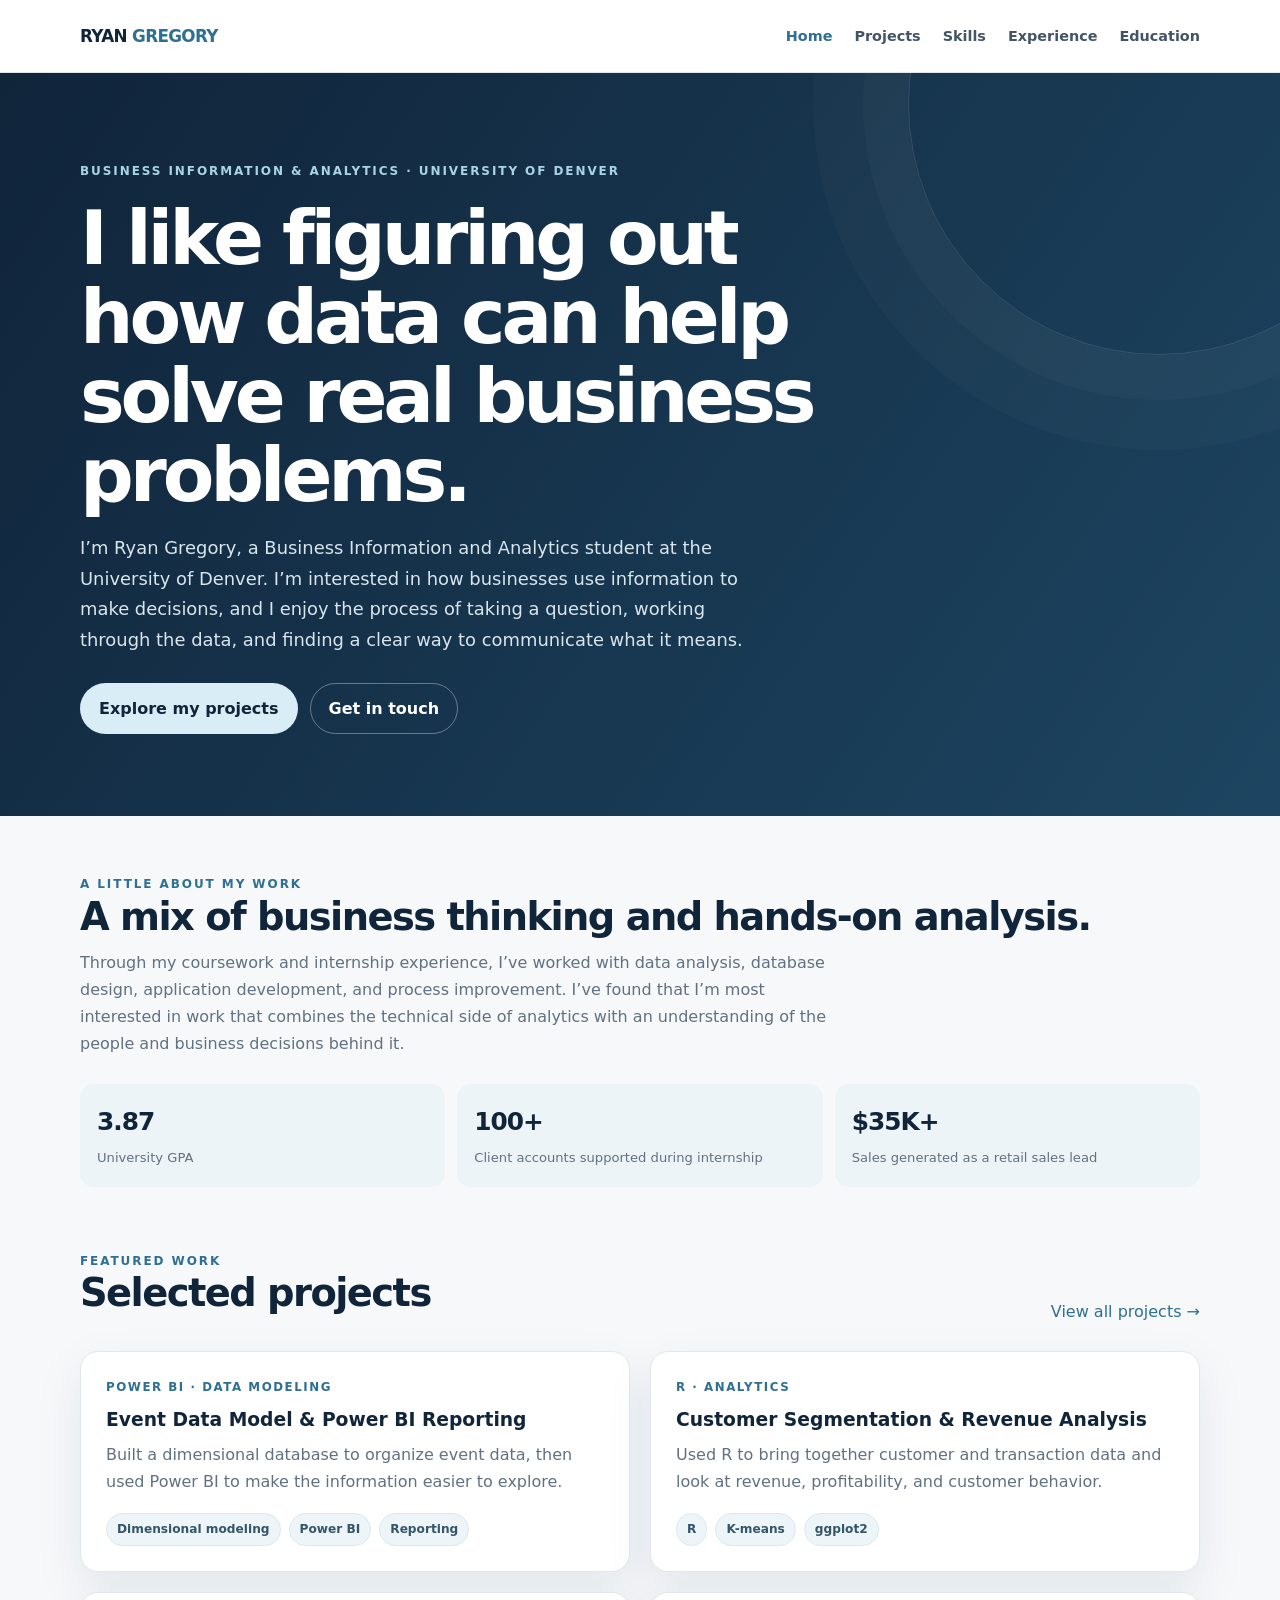
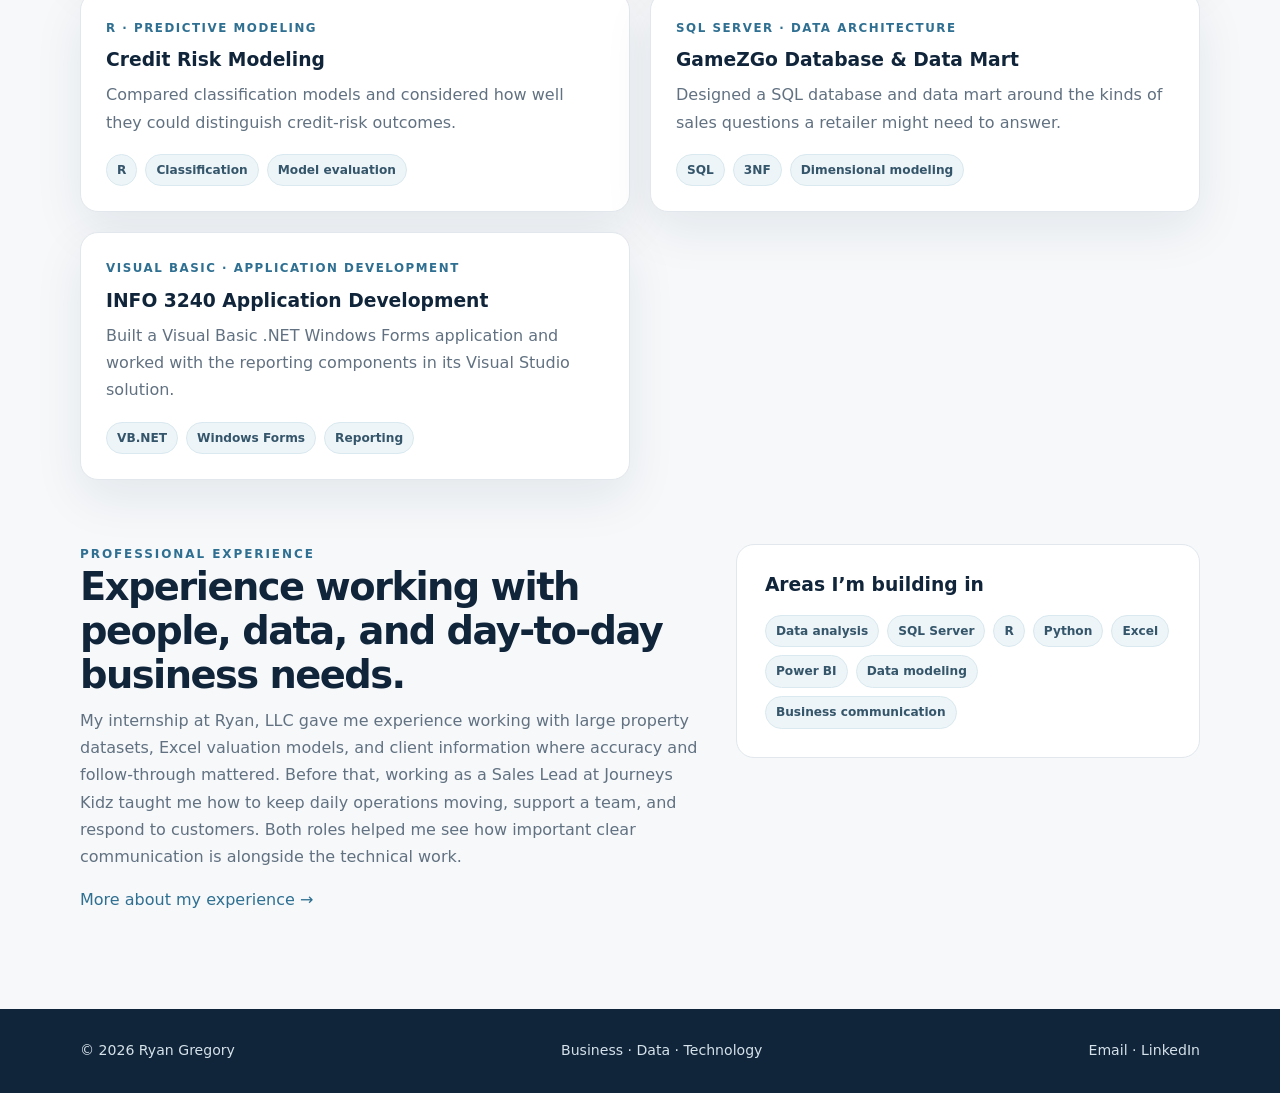
<file: index.html>
<!doctype html>
<html lang="en">
  <head>
    <!-- Page metadata and stylesheet -->
    <meta charset="utf-8">
    <meta name="viewport" content="width=device-width, initial-scale=1">
    <meta name="description" content="Ryan Gregory's business information and analytics portfolio.">
    <title>Home | Ryan Gregory</title>
    <link rel="stylesheet" href="css/style.css">
  </head>
  <body>
    <!-- Site navigation -->
    <header>
      <div class="wrap nav">
        <a class="brand" href="index.html">RYAN <span>GREGORY</span></a>
        <nav><a class="active" href="index.html">Home</a><a class="" href="projects.html">Projects</a><a class="" href="skills.html">Skills</a><a class="" href="experience.html">Experience</a><a class="" href="education.html">Education</a></nav>
      </div>
    </header>
    <!-- Page introduction -->
    <section class="hero">
      <div class="wrap">
        <div class="eyebrow">Business Information &amp; Analytics · University of Denver</div>
        <h1>I like figuring out how data can help solve real business problems.</h1>
        <p>I’m Ryan Gregory, a Business Information and Analytics student at the University of Denver. I’m interested in how businesses use information to make decisions, and I enjoy the process of taking a question, working through the data, and finding a clear way to communicate what it means.</p>
        <div class="actions"><a class="btn primary" href="projects.html">Explore my projects</a><a class="btn ghost" href="mailto:ryanrgregory123@gmail.com">Get in touch</a></div>
      </div>
    </section>
    <!-- Main page content -->
    <main>
      <div class="wrap">
        <div class="section-head">
          <div>
            <div class="eyebrow" style="color:#2f6f91">A little about my work</div>
            <h2>A mix of business thinking and hands-on analysis.</h2>
            <p class="lead">Through my coursework and internship experience, I’ve worked with data analysis, database design, application development, and process improvement. I’ve found that I’m most interested in work that combines the technical side of analytics with an understanding of the people and business decisions behind it.</p>
          </div>
        </div>
        <div class="statrow">
          <div class="stat"><strong>3.87</strong><span>University GPA</span></div>
          <div class="stat"><strong>100+</strong><span>Client accounts supported during internship</span></div>
          <div class="stat"><strong>$35K+</strong><span>Sales generated as a retail sales lead</span></div>
        </div>
        <section style="margin-top:64px">
          <div class="section-head">
            <div>
              <div class="eyebrow" style="color:#2f6f91">Featured work</div>
              <h2>Selected projects</h2>
            </div>
            <a href="projects.html">View all projects →</a>
          </div>
          <div class="grid">
<a class="card card-link" href="projects/dupb-event-analytics.html">
            <div class="kicker">Power BI · Data modeling</div>
            <h3>Event Data Model &amp; Power BI Reporting</h3>
            <p>Built a dimensional database to organize event data, then used Power BI to make the information easier to explore.</p>
            <div class="tags"><span class="tag">Dimensional modeling</span><span class="tag">Power BI</span><span class="tag">Reporting</span></div>
          </a>
<a class="card card-link" href="projects/customer-segmentation.html">
            <div class="kicker">R · Analytics</div>
            <h3>Customer Segmentation &amp; Revenue Analysis</h3>
            <p>Used R to bring together customer and transaction data and look at revenue, profitability, and customer behavior.</p>
            <div class="tags"><span class="tag">R</span><span class="tag">K-means</span><span class="tag">ggplot2</span></div>
          </a>
<a class="card card-link" href="projects/credit-risk.html">
            <div class="kicker">R · Predictive modeling</div>
            <h3>Credit Risk Modeling</h3>
            <p>Compared classification models and considered how well they could distinguish credit-risk outcomes.</p>
            <div class="tags"><span class="tag">R</span><span class="tag">Classification</span><span class="tag">Model evaluation</span></div>
          </a>
<a class="card card-link" href="projects/gamezgo.html">
            <div class="kicker">SQL Server · Data architecture</div>
            <h3>GameZGo Database &amp; Data Mart</h3>
            <p>Designed a SQL database and data mart around the kinds of sales questions a retailer might need to answer.</p>
            <div class="tags"><span class="tag">SQL</span><span class="tag">3NF</span><span class="tag">Dimensional modeling</span></div>
          </a>
<a class="card card-link" href="projects/info3240.html">
            <div class="kicker">Visual Basic · Application development</div>
            <h3>INFO 3240 Application Development</h3>
            <p>Built a Visual Basic .NET Windows Forms application and worked with the reporting components in its Visual Studio solution.</p>
            <div class="tags"><span class="tag">VB.NET</span><span class="tag">Windows Forms</span><span class="tag">Reporting</span></div>
          </a>
</div>
        </section>
        <section style="margin-top:64px" class="split">
          <div>
            <div class="eyebrow" style="color:#2f6f91">Professional experience</div>
            <h2>Experience working with people, data, and day-to-day business needs.</h2>
            <p class="lead">My internship at Ryan, LLC gave me experience working with large property datasets, Excel valuation models, and client information where accuracy and follow-through mattered. Before that, working as a Sales Lead at Journeys Kidz taught me how to keep daily operations moving, support a team, and respond to customers. Both roles helped me see how important clear communication is alongside the technical work.</p>
            <p><a href="experience.html">More about my experience →</a></p>
          </div>
          <div class="panel">
            <h3>Areas I’m building in</h3>
            <div class="tags"><span class="tag">Data analysis</span><span class="tag">SQL Server</span><span class="tag">R</span><span class="tag">Python</span><span class="tag">Excel</span><span class="tag">Power BI</span><span class="tag">Data modeling</span><span class="tag">Business communication</span></div>
          </div>
        </section>
      </div>
    </main>
    <!-- Contact links and footer -->
    <footer>
      <div class="wrap foot"><span>© 2026 Ryan Gregory</span><span>Business · Data · Technology</span><span><a href="mailto:ryanrgregory123@gmail.com">Email</a> · <a href="https://www.linkedin.com/in/ryanrgregory" target="_blank" rel="noopener">LinkedIn</a></span></div>
    </footer>
  </body>
</html>
</file>
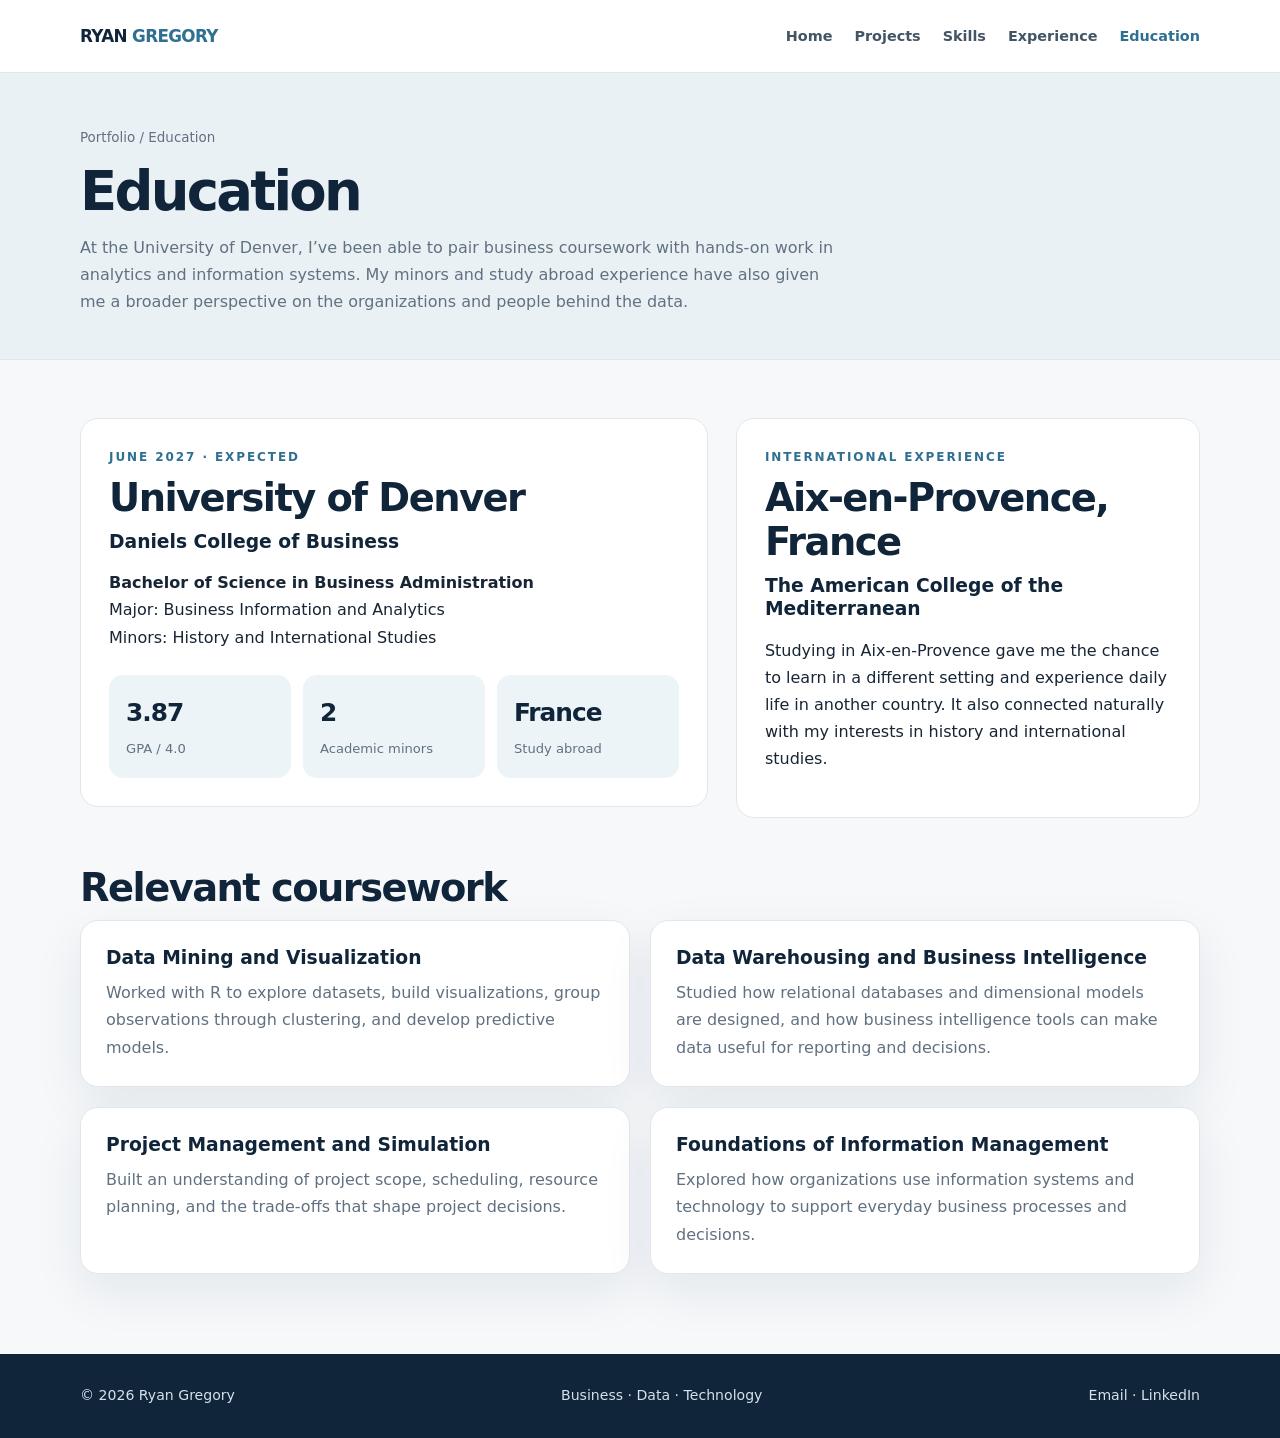
<file: education.html>
<!doctype html>
<html lang="en">
  <head>
    <!-- Page metadata and stylesheet -->
    <meta charset="utf-8">
    <meta name="viewport" content="width=device-width, initial-scale=1">
    <meta name="description" content="Ryan Gregory's business information and analytics portfolio.">
    <title>Education | Ryan Gregory</title>
    <link rel="stylesheet" href="css/style.css">
  </head>
  <body>
    <!-- Site navigation -->
    <header>
      <div class="wrap nav">
        <a class="brand" href="index.html">RYAN <span>GREGORY</span></a>
        <nav><a class="" href="index.html">Home</a><a class="" href="projects.html">Projects</a><a class="" href="skills.html">Skills</a><a class="" href="experience.html">Experience</a><a class="active" href="education.html">Education</a></nav>
      </div>
    </header>
    <!-- Page introduction -->
    <section class="page-hero">
      <div class="wrap">
        <div class="breadcrumb">Portfolio / Education</div>
        <h1>Education</h1>
        <p class="lead">At the University of Denver, I’ve been able to pair business coursework with hands-on work in analytics and information systems. My minors and study abroad experience have also given me a broader perspective on the organizations and people behind the data.</p>
      </div>
    </section>
    <!-- Main page content -->
    <main>
      <div class="wrap split">
        <div class="panel">
          <div class="eyebrow" style="color:#2f6f91">June 2027 · Expected</div>
          <h2 style="margin-top:8px">University of Denver</h2>
          <h3>Daniels College of Business</h3>
          <p><strong>Bachelor of Science in Business Administration</strong><br>Major: Business Information and Analytics<br>Minors: History and International Studies</p>
          <div class="statrow">
            <div class="stat"><strong>3.87</strong><span>GPA / 4.0</span></div>
            <div class="stat"><strong>2</strong><span>Academic minors</span></div>
            <div class="stat"><strong>France</strong><span>Study abroad</span></div>
          </div>
        </div>
        <div class="panel">
          <div class="eyebrow" style="color:#2f6f91">International experience</div>
          <h2 style="margin-top:8px">Aix-en-Provence, France</h2>
          <h3>The American College of the Mediterranean</h3>
          <p>Studying in Aix-en-Provence gave me the chance to learn in a different setting and experience daily life in another country. It also connected naturally with my interests in history and international studies.</p>
        </div>
      </div>
      <div class="wrap" style="margin-top:48px">
        <h2>Relevant coursework</h2>
        <div class="grid">
          <div class="card">
            <h3>Data Mining and Visualization</h3>
            <p>Worked with R to explore datasets, build visualizations, group observations through clustering, and develop predictive models.</p>
          </div>
          <div class="card">
            <h3>Data Warehousing and Business Intelligence</h3>
            <p>Studied how relational databases and dimensional models are designed, and how business intelligence tools can make data useful for reporting and decisions.</p>
          </div>
          <div class="card">
            <h3>Project Management and Simulation</h3>
            <p>Built an understanding of project scope, scheduling, resource planning, and the trade-offs that shape project decisions.</p>
          </div>
          <div class="card">
            <h3>Foundations of Information Management</h3>
            <p>Explored how organizations use information systems and technology to support everyday business processes and decisions.</p>
          </div>
        </div>
      </div>
    </main>
    <!-- Contact links and footer -->
    <footer>
      <div class="wrap foot"><span>© 2026 Ryan Gregory</span><span>Business · Data · Technology</span><span><a href="mailto:ryanrgregory123@gmail.com">Email</a> · <a href="https://www.linkedin.com/in/ryanrgregory" target="_blank" rel="noopener">LinkedIn</a></span></div>
    </footer>
  </body>
</html>
</file>
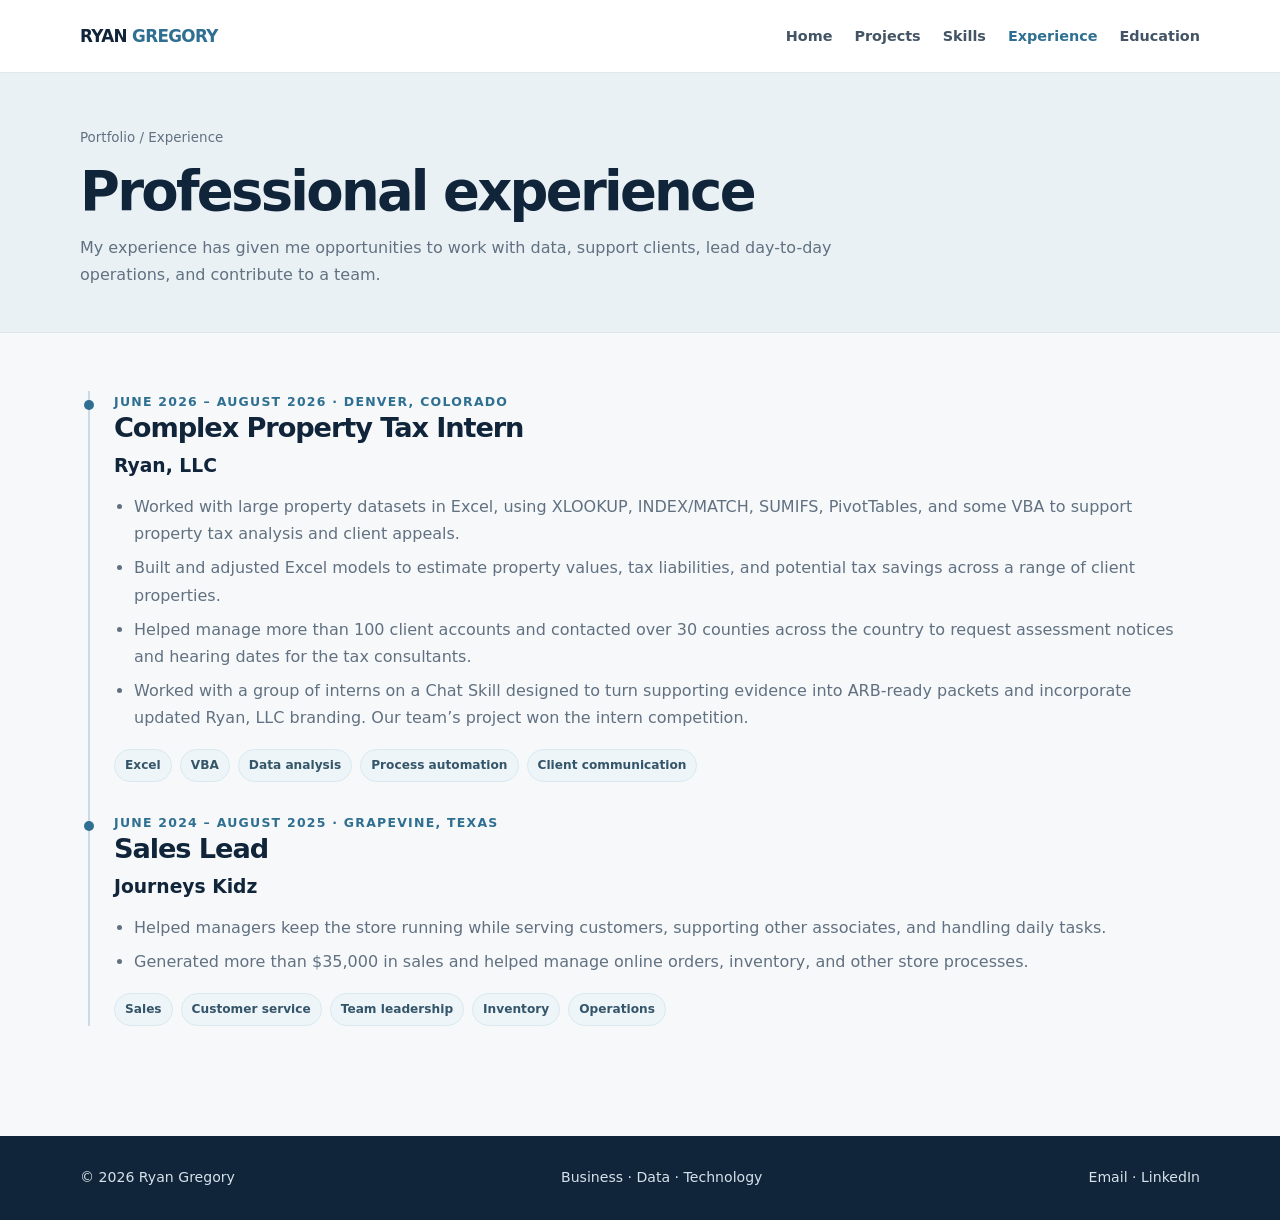
<file: experience.html>
<!doctype html>
<html lang="en">
  <head>
    <!-- Page metadata and stylesheet -->
    <meta charset="utf-8">
    <meta name="viewport" content="width=device-width, initial-scale=1">
    <meta name="description" content="Ryan Gregory's business information and analytics portfolio.">
    <title>Experience | Ryan Gregory</title>
    <link rel="stylesheet" href="css/style.css">
  </head>
  <body>
    <!-- Site navigation -->
    <header>
      <div class="wrap nav">
        <a class="brand" href="index.html">RYAN <span>GREGORY</span></a>
        <nav><a class="" href="index.html">Home</a><a class="" href="projects.html">Projects</a><a class="" href="skills.html">Skills</a><a class="active" href="experience.html">Experience</a><a class="" href="education.html">Education</a></nav>
      </div>
    </header>
    <!-- Page introduction -->
    <section class="page-hero">
      <div class="wrap">
        <div class="breadcrumb">Portfolio / Experience</div>
        <h1>Professional experience</h1>
        <p class="lead">My experience has given me opportunities to work with data, support clients, lead day-to-day operations, and contribute to a team.</p>
      </div>
    </section>
    <!-- Main page content -->
    <main>
      <div class="wrap">
        <div class="timeline">
          <div class="timeline-item">
            <div class="date">June 2026 – August 2026 · Denver, Colorado</div>
            <h2 style="font-size:1.7rem">Complex Property Tax Intern</h2>
            <h3>Ryan, LLC</h3>
            <ul class="clean">
              <li>Worked with large property datasets in Excel, using XLOOKUP, INDEX/MATCH, SUMIFS, PivotTables, and some VBA to support property tax analysis and client appeals.</li>
              <li>Built and adjusted Excel models to estimate property values, tax liabilities, and potential tax savings across a range of client properties.</li>
              <li>Helped manage more than 100 client accounts and contacted over 30 counties across the country to request assessment notices and hearing dates for the tax consultants.</li>
              <li>Worked with a group of interns on a Chat Skill designed to turn supporting evidence into ARB-ready packets and incorporate updated Ryan, LLC branding. Our team’s project won the intern competition.</li>
            </ul>
            <div class="tags"><span class="tag">Excel</span><span class="tag">VBA</span><span class="tag">Data analysis</span><span class="tag">Process automation</span><span class="tag">Client communication</span></div>
          </div>
          <div class="timeline-item">
            <div class="date">June 2024 – August 2025 · Grapevine, Texas</div>
            <h2 style="font-size:1.7rem">Sales Lead</h2>
            <h3>Journeys Kidz</h3>
            <ul class="clean">
              <li>Helped managers keep the store running while serving customers, supporting other associates, and handling daily tasks.</li>
              <li>Generated more than $35,000 in sales and helped manage online orders, inventory, and other store processes.</li>
            </ul>
            <div class="tags"><span class="tag">Sales</span><span class="tag">Customer service</span><span class="tag">Team leadership</span><span class="tag">Inventory</span><span class="tag">Operations</span></div>
          </div>
        </div>
      </div>
    </main>
    <!-- Contact links and footer -->
    <footer>
      <div class="wrap foot"><span>© 2026 Ryan Gregory</span><span>Business · Data · Technology</span><span><a href="mailto:ryanrgregory123@gmail.com">Email</a> · <a href="https://www.linkedin.com/in/ryanrgregory" target="_blank" rel="noopener">LinkedIn</a></span></div>
    </footer>
  </body>
</html>
</file>
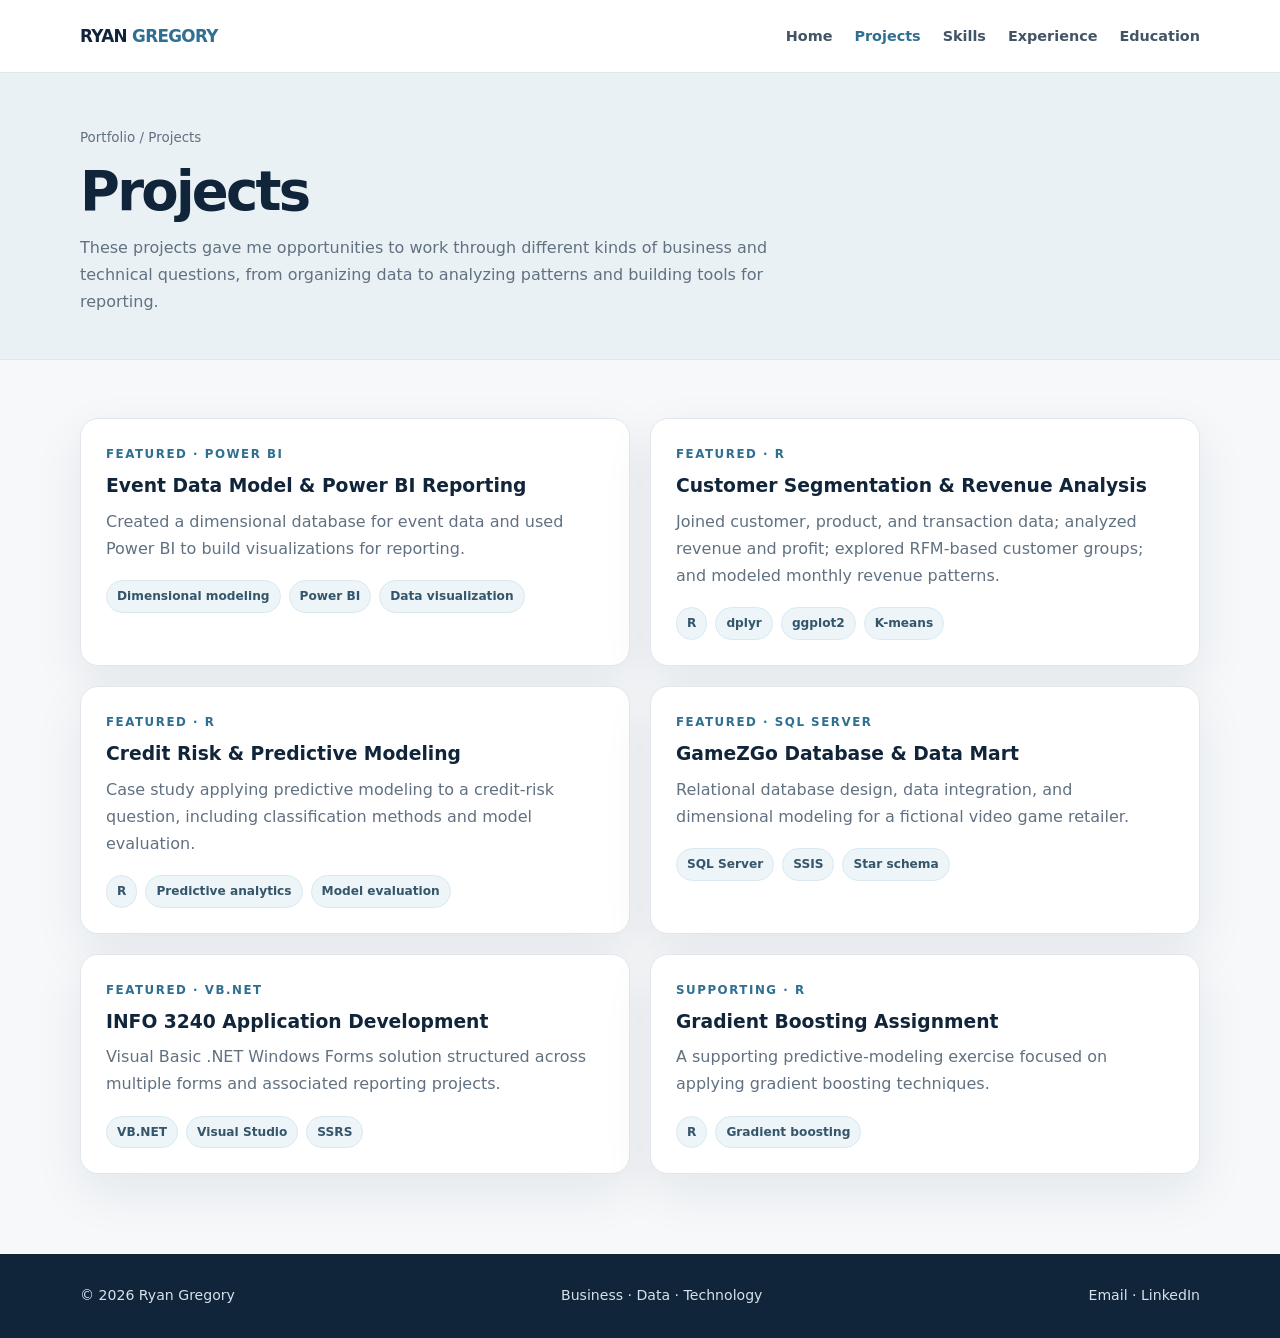
<file: projects.html>
<!doctype html>
<html lang="en">
  <head>
    <!-- Page metadata and stylesheet -->
    <meta charset="utf-8">
    <meta name="viewport" content="width=device-width, initial-scale=1">
    <meta name="description" content="Ryan Gregory's business information and analytics portfolio.">
    <title>Projects | Ryan Gregory</title>
    <link rel="stylesheet" href="css/style.css">
  </head>
  <body>
    <!-- Site navigation -->
    <header>
      <div class="wrap nav">
        <a class="brand" href="index.html">RYAN <span>GREGORY</span></a>
        <nav><a class="" href="index.html">Home</a><a class="active" href="projects.html">Projects</a><a class="" href="skills.html">Skills</a><a class="" href="experience.html">Experience</a><a class="" href="education.html">Education</a></nav>
      </div>
    </header>
    <!-- Page introduction -->
    <section class="page-hero">
      <div class="wrap">
        <div class="breadcrumb">Portfolio / Projects</div>
        <h1>Projects</h1>
        <p class="lead">These projects gave me opportunities to work through different kinds of business and technical questions, from organizing data to analyzing patterns and building tools for reporting.</p>
      </div>
    </section>
    <!-- Main page content -->
    <main>
      <div class="wrap">
        <div class="grid">
<a class="card card-link" href="projects/dupb-event-analytics.html">
          <div class="kicker">Featured · Power BI</div>
          <h3>Event Data Model &amp; Power BI Reporting</h3>
          <p>Created a dimensional database for event data and used Power BI to build visualizations for reporting.</p>
          <div class="tags"><span class="tag">Dimensional modeling</span><span class="tag">Power BI</span><span class="tag">Data visualization</span></div>
        </a>
<a class="card card-link" href="projects/customer-segmentation.html">
          <div class="kicker">Featured · R</div>
          <h3>Customer Segmentation &amp; Revenue Analysis</h3>
          <p>Joined customer, product, and transaction data; analyzed revenue and profit; explored RFM-based customer groups; and modeled monthly revenue patterns.</p>
          <div class="tags"><span class="tag">R</span><span class="tag">dplyr</span><span class="tag">ggplot2</span><span class="tag">K-means</span></div>
        </a>
<a class="card card-link" href="projects/credit-risk.html">
          <div class="kicker">Featured · R</div>
          <h3>Credit Risk &amp; Predictive Modeling</h3>
          <p>Case study applying predictive modeling to a credit-risk question, including classification methods and model evaluation.</p>
          <div class="tags"><span class="tag">R</span><span class="tag">Predictive analytics</span><span class="tag">Model evaluation</span></div>
        </a>
<a class="card card-link" href="projects/gamezgo.html">
          <div class="kicker">Featured · SQL Server</div>
          <h3>GameZGo Database &amp; Data Mart</h3>
          <p>Relational database design, data integration, and dimensional modeling for a fictional video game retailer.</p>
          <div class="tags"><span class="tag">SQL Server</span><span class="tag">SSIS</span><span class="tag">Star schema</span></div>
        </a>
<a class="card card-link" href="projects/info3240.html">
          <div class="kicker">Featured · VB.NET</div>
          <h3>INFO 3240 Application Development</h3>
          <p>Visual Basic .NET Windows Forms solution structured across multiple forms and associated reporting projects.</p>
          <div class="tags"><span class="tag">VB.NET</span><span class="tag">Visual Studio</span><span class="tag">SSRS</span></div>
        </a>
<a class="card card-link" href="projects/gradient-boosting.html">
          <div class="kicker">Supporting · R</div>
          <h3>Gradient Boosting Assignment</h3>
          <p>A supporting predictive-modeling exercise focused on applying gradient boosting techniques.</p>
          <div class="tags"><span class="tag">R</span><span class="tag">Gradient boosting</span></div>
        </a>
</div>
      </div>
    </main>
    <!-- Contact links and footer -->
    <footer>
      <div class="wrap foot"><span>© 2026 Ryan Gregory</span><span>Business · Data · Technology</span><span><a href="mailto:ryanrgregory123@gmail.com">Email</a> · <a href="https://www.linkedin.com/in/ryanrgregory" target="_blank" rel="noopener">LinkedIn</a></span></div>
    </footer>
  </body>
</html>
</file>
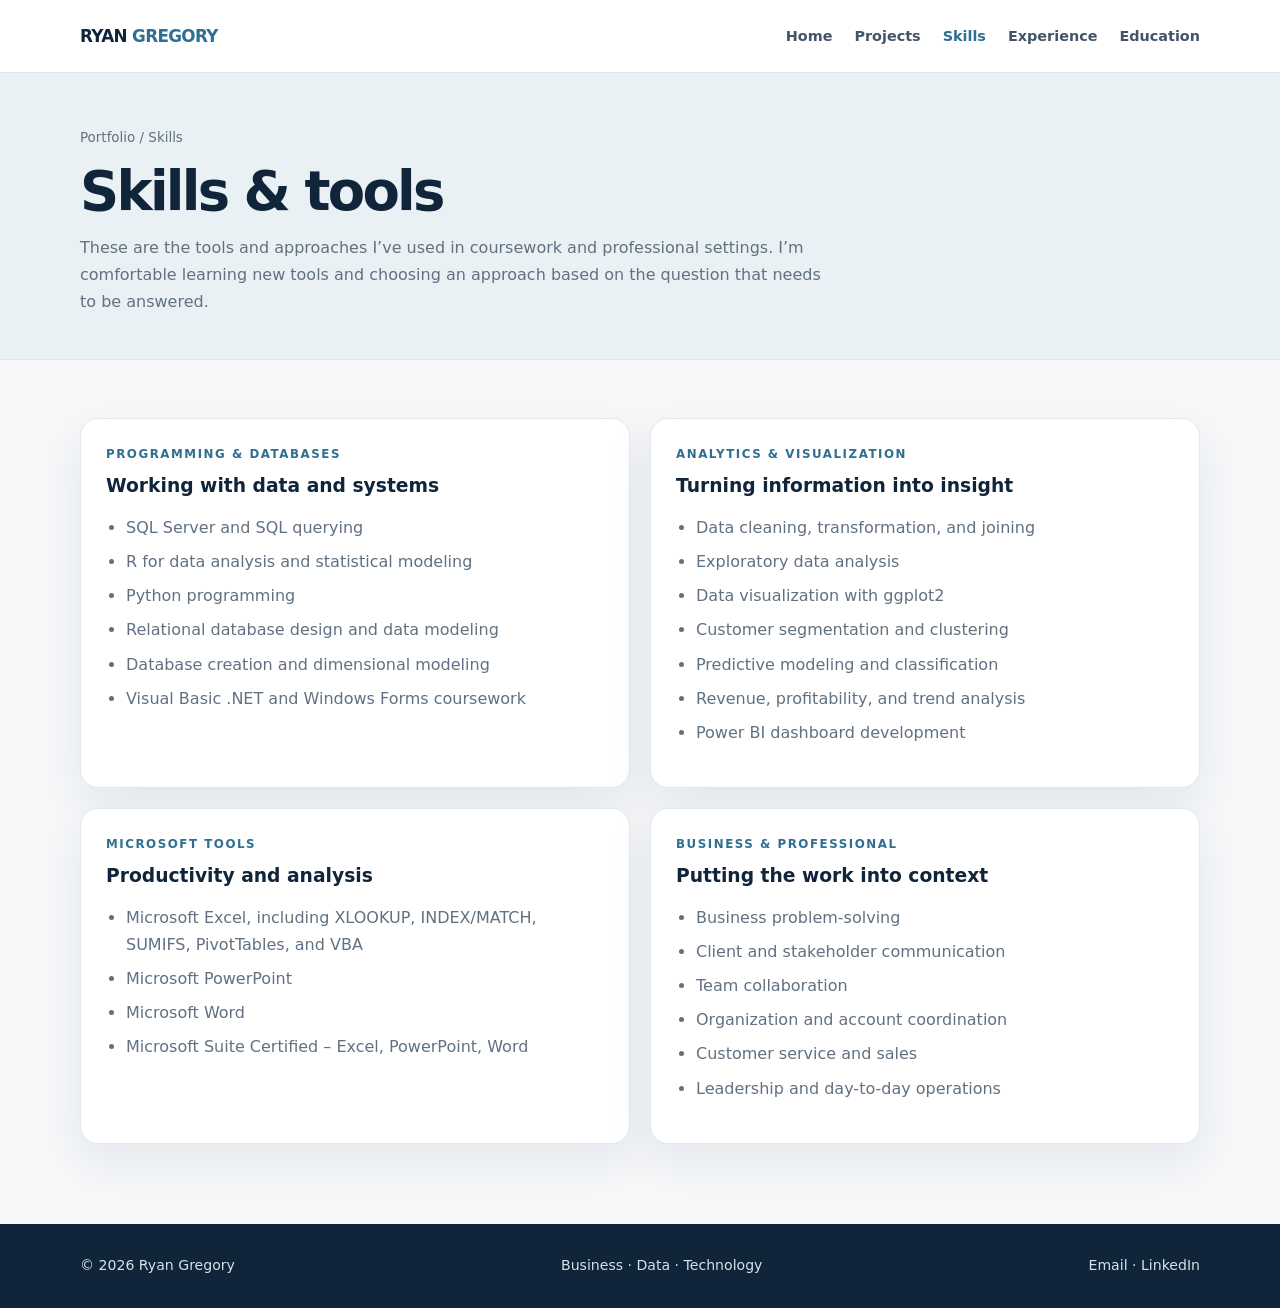
<file: skills.html>
<!doctype html>
<html lang="en">
  <head>
    <!-- Page metadata and stylesheet -->
    <meta charset="utf-8">
    <meta name="viewport" content="width=device-width, initial-scale=1">
    <meta name="description" content="Ryan Gregory's business information and analytics portfolio.">
    <title>Skills | Ryan Gregory</title>
    <link rel="stylesheet" href="css/style.css">
  </head>
  <body>
    <!-- Site navigation -->
    <header>
      <div class="wrap nav">
        <a class="brand" href="index.html">RYAN <span>GREGORY</span></a>
        <nav><a class="" href="index.html">Home</a><a class="" href="projects.html">Projects</a><a class="active" href="skills.html">Skills</a><a class="" href="experience.html">Experience</a><a class="" href="education.html">Education</a></nav>
      </div>
    </header>
    <!-- Page introduction -->
    <section class="page-hero">
      <div class="wrap">
        <div class="breadcrumb">Portfolio / Skills</div>
        <h1>Skills &amp; tools</h1>
        <p class="lead">These are the tools and approaches I’ve used in coursework and professional settings. I’m comfortable learning new tools and choosing an approach based on the question that needs to be answered.</p>
      </div>
    </section>
    <!-- Main page content -->
    <main>
      <div class="wrap grid">
        <div class="card">
          <div class="kicker">Programming &amp; databases</div>
          <h3>Working with data and systems</h3>
          <ul class="clean">
            <li>SQL Server and SQL querying</li>
            <li>R for data analysis and statistical modeling</li>
            <li>Python programming</li>
            <li>Relational database design and data modeling</li>
            <li>Database creation and dimensional modeling</li>
            <li>Visual Basic .NET and Windows Forms coursework</li>
          </ul>
        </div>
        <div class="card">
          <div class="kicker">Analytics &amp; visualization</div>
          <h3>Turning information into insight</h3>
          <ul class="clean">
            <li>Data cleaning, transformation, and joining</li>
            <li>Exploratory data analysis</li>
            <li>Data visualization with ggplot2</li>
            <li>Customer segmentation and clustering</li>
            <li>Predictive modeling and classification</li>
            <li>Revenue, profitability, and trend analysis</li>
            <li>Power BI dashboard development</li>
          </ul>
        </div>
        <div class="card">
          <div class="kicker">Microsoft tools</div>
          <h3>Productivity and analysis</h3>
          <ul class="clean">
            <li>Microsoft Excel, including XLOOKUP, INDEX/MATCH, SUMIFS, PivotTables, and VBA</li>
            <li>Microsoft PowerPoint</li>
            <li>Microsoft Word</li>
            <li>Microsoft Suite Certified – Excel, PowerPoint, Word</li>
          </ul>
        </div>
        <div class="card">
          <div class="kicker">Business &amp; professional</div>
          <h3>Putting the work into context</h3>
          <ul class="clean">
            <li>Business problem-solving</li>
            <li>Client and stakeholder communication</li>
            <li>Team collaboration</li>
            <li>Organization and account coordination</li>
            <li>Customer service and sales</li>
            <li>Leadership and day-to-day operations</li>
          </ul>
        </div>
      </div>
    </main>
    <!-- Contact links and footer -->
    <footer>
      <div class="wrap foot"><span>© 2026 Ryan Gregory</span><span>Business · Data · Technology</span><span><a href="mailto:ryanrgregory123@gmail.com">Email</a> · <a href="https://www.linkedin.com/in/ryanrgregory" target="_blank" rel="noopener">LinkedIn</a></span></div>
    </footer>
  </body>
</html>
</file>
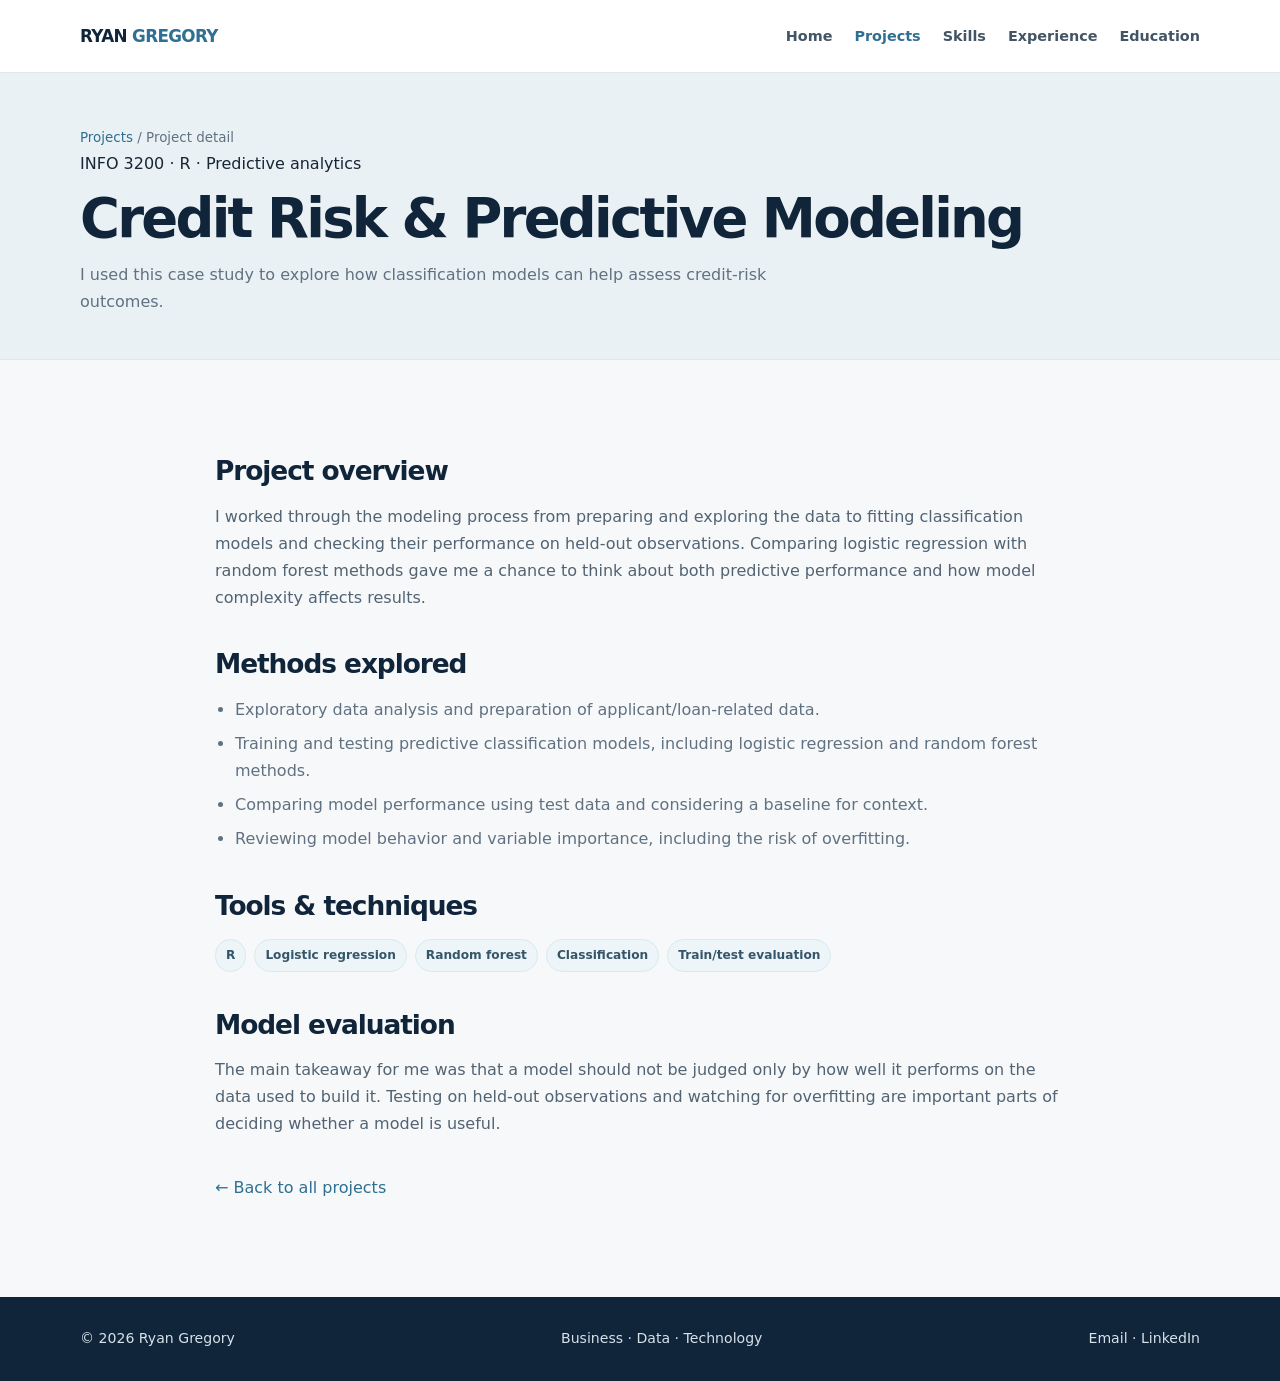
<file: projects/credit-risk.html>
<!doctype html>
<html lang="en">
  <head>
    <!-- Page metadata and stylesheet -->
    <meta charset="utf-8">
    <meta name="viewport" content="width=device-width, initial-scale=1">
    <meta name="description" content="Ryan Gregory's business information and analytics portfolio.">
    <title>Project | Ryan Gregory</title>
    <link rel="stylesheet" href="../css/style.css">
  </head>
  <body>
    <!-- Site navigation -->
    <header>
      <div class="wrap nav">
        <a class="brand" href="../index.html">RYAN <span>GREGORY</span></a>
        <nav><a class="" href="../index.html">Home</a><a class="active" href="../projects.html">Projects</a><a class="" href="../skills.html">Skills</a><a class="" href="../experience.html">Experience</a><a class="" href="../education.html">Education</a></nav>
      </div>
    </header>
    <!-- Page introduction -->
    <section class="page-hero">
      <div class="wrap">
        <div class="breadcrumb"><a href="../projects.html">Projects</a> / Project detail</div>
        <div class="kicker">INFO 3200 · R · Predictive analytics</div>
        <h1>Credit Risk &amp; Predictive Modeling</h1>
        <p class="lead">I used this case study to explore how classification models can help assess credit-risk outcomes.</p>
      </div>
    </section>
    <!-- Main page content -->
    <main>
      <div class="wrap content">
        <h2>Project overview</h2>
        <p>I worked through the modeling process from preparing and exploring the data to fitting classification models and checking their performance on held-out observations. Comparing logistic regression with random forest methods gave me a chance to think about both predictive performance and how model complexity affects results.</p>
        <h2>Methods explored</h2>
        <ul class="clean">
          <li>Exploratory data analysis and preparation of applicant/loan-related data.</li>
          <li>Training and testing predictive classification models, including logistic regression and random forest methods.</li>
          <li>Comparing model performance using test data and considering a baseline for context.</li>
          <li>Reviewing model behavior and variable importance, including the risk of overfitting.</li>
        </ul>
        <h2>Tools &amp; techniques</h2>
        <div class="tags"><span class="tag">R</span><span class="tag">Logistic regression</span><span class="tag">Random forest</span><span class="tag">Classification</span><span class="tag">Train/test evaluation</span></div>
        <h2>Model evaluation</h2>
        <p>The main takeaway for me was that a model should not be judged only by how well it performs on the data used to build it. Testing on held-out observations and watching for overfitting are important parts of deciding whether a model is useful.</p>
        <p style="margin-top:36px"><a href="../projects.html">← Back to all projects</a></p>
      </div>
    </main>
    <!-- Contact links and footer -->
    <footer>
      <div class="wrap foot"><span>© 2026 Ryan Gregory</span><span>Business · Data · Technology</span><span><a href="mailto:ryanrgregory123@gmail.com">Email</a> · <a href="https://www.linkedin.com/in/ryanrgregory" target="_blank" rel="noopener">LinkedIn</a></span></div>
    </footer>
  </body>
</html>
</file>
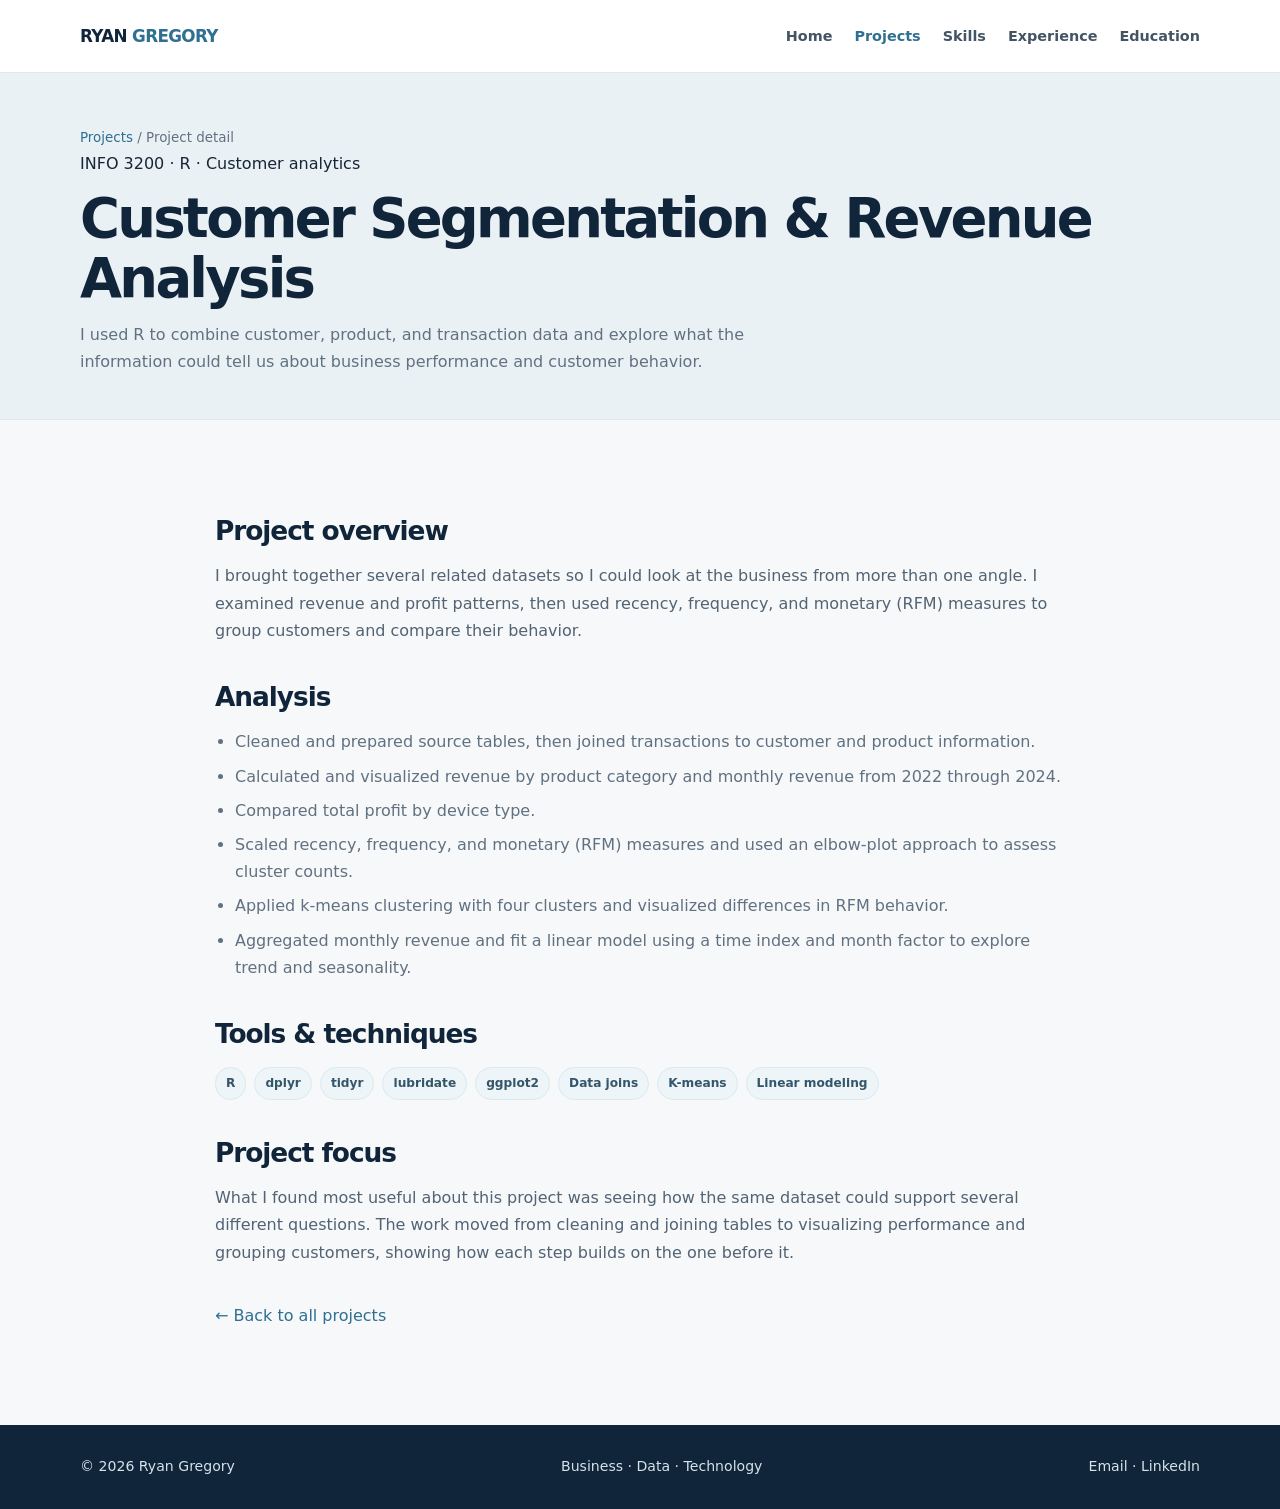
<file: projects/customer-segmentation.html>
<!doctype html>
<html lang="en">
  <head>
    <!-- Page metadata and stylesheet -->
    <meta charset="utf-8">
    <meta name="viewport" content="width=device-width, initial-scale=1">
    <meta name="description" content="Ryan Gregory's business information and analytics portfolio.">
    <title>Project | Ryan Gregory</title>
    <link rel="stylesheet" href="../css/style.css">
  </head>
  <body>
    <!-- Site navigation -->
    <header>
      <div class="wrap nav">
        <a class="brand" href="../index.html">RYAN <span>GREGORY</span></a>
        <nav><a class="" href="../index.html">Home</a><a class="active" href="../projects.html">Projects</a><a class="" href="../skills.html">Skills</a><a class="" href="../experience.html">Experience</a><a class="" href="../education.html">Education</a></nav>
      </div>
    </header>
    <!-- Page introduction -->
    <section class="page-hero">
      <div class="wrap">
        <div class="breadcrumb"><a href="../projects.html">Projects</a> / Project detail</div>
        <div class="kicker">INFO 3200 · R · Customer analytics</div>
        <h1>Customer Segmentation &amp; Revenue Analysis</h1>
        <p class="lead">I used R to combine customer, product, and transaction data and explore what the information could tell us about business performance and customer behavior.</p>
      </div>
    </section>
    <!-- Main page content -->
    <main>
      <div class="wrap content">
        <h2>Project overview</h2>
        <p>I brought together several related datasets so I could look at the business from more than one angle. I examined revenue and profit patterns, then used recency, frequency, and monetary (RFM) measures to group customers and compare their behavior.</p>
        <h2>Analysis</h2>
        <ul class="clean">
          <li>Cleaned and prepared source tables, then joined transactions to customer and product information.</li>
          <li>Calculated and visualized revenue by product category and monthly revenue from 2022 through 2024.</li>
          <li>Compared total profit by device type.</li>
          <li>Scaled recency, frequency, and monetary (RFM) measures and used an elbow-plot approach to assess cluster counts.</li>
          <li>Applied k-means clustering with four clusters and visualized differences in RFM behavior.</li>
          <li>Aggregated monthly revenue and fit a linear model using a time index and month factor to explore trend and seasonality.</li>
        </ul>
        <h2>Tools &amp; techniques</h2>
        <div class="tags"><span class="tag">R</span><span class="tag">dplyr</span><span class="tag">tidyr</span><span class="tag">lubridate</span><span class="tag">ggplot2</span><span class="tag">Data joins</span><span class="tag">K-means</span><span class="tag">Linear modeling</span></div>
        <h2>Project focus</h2>
        <p>What I found most useful about this project was seeing how the same dataset could support several different questions. The work moved from cleaning and joining tables to visualizing performance and grouping customers, showing how each step builds on the one before it.</p>
        <p style="margin-top:36px"><a href="../projects.html">← Back to all projects</a></p>
      </div>
    </main>
    <!-- Contact links and footer -->
    <footer>
      <div class="wrap foot"><span>© 2026 Ryan Gregory</span><span>Business · Data · Technology</span><span><a href="mailto:ryanrgregory123@gmail.com">Email</a> · <a href="https://www.linkedin.com/in/ryanrgregory" target="_blank" rel="noopener">LinkedIn</a></span></div>
    </footer>
  </body>
</html>
</file>
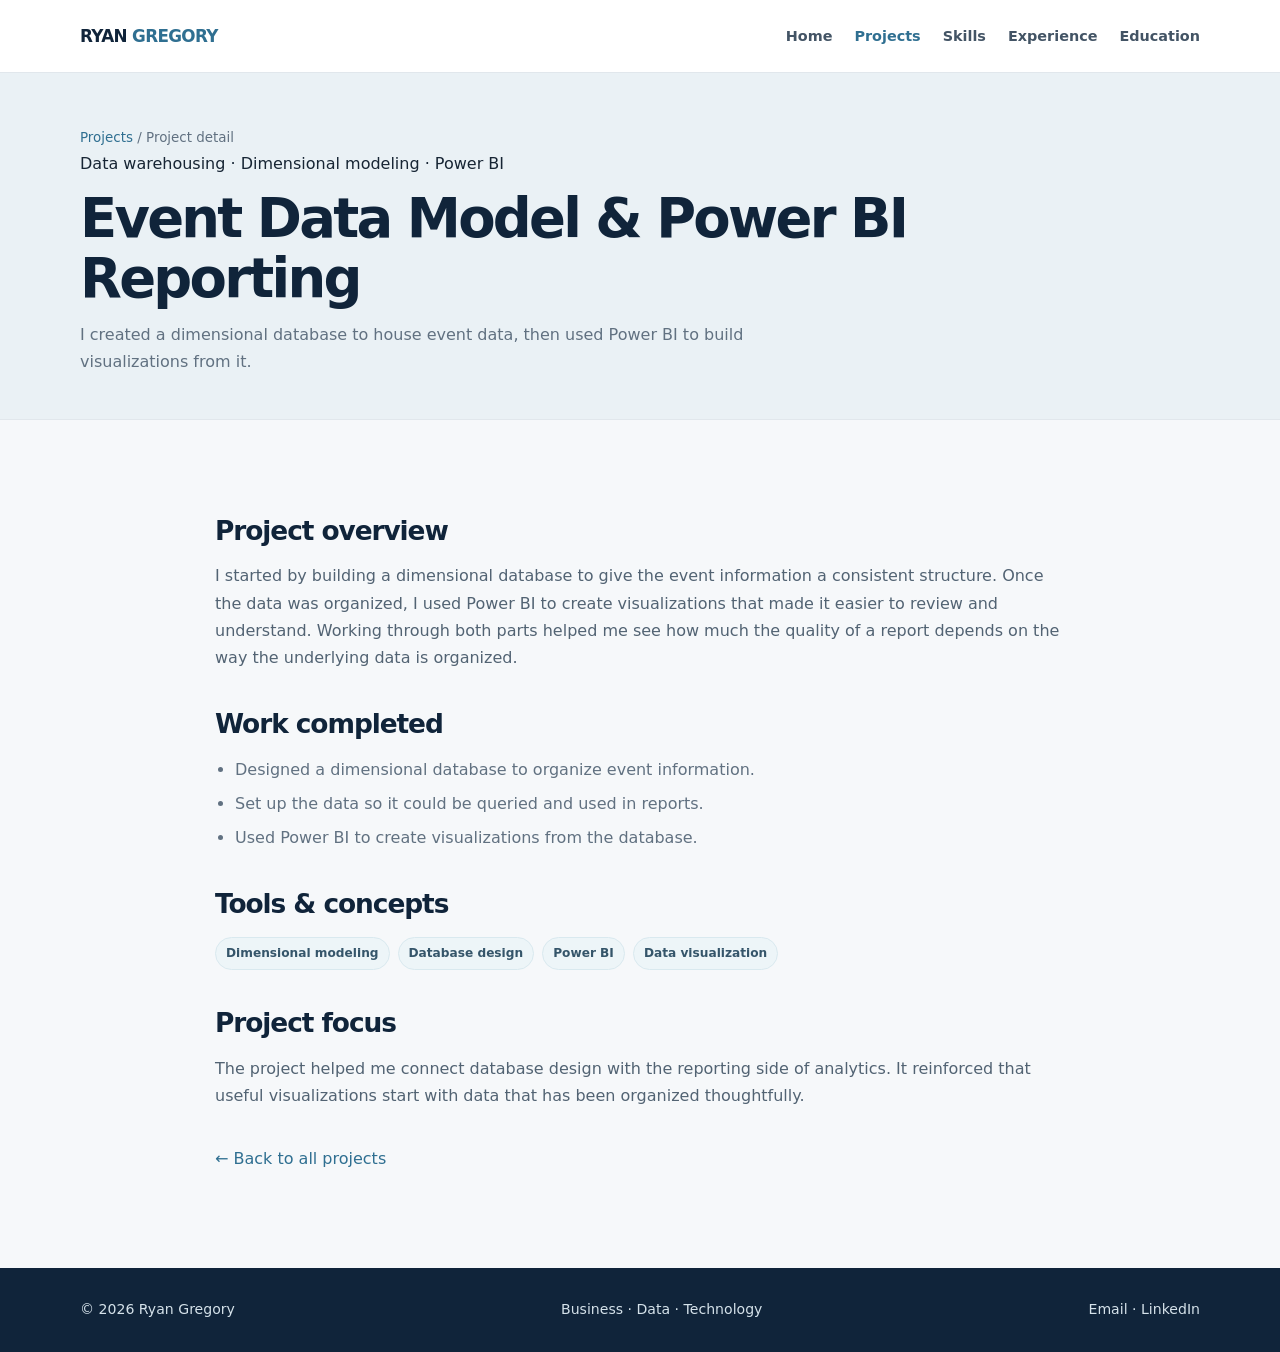
<file: projects/dupb-event-analytics.html>
<!doctype html>
<html lang="en">
  <head>
    <!-- Page metadata and stylesheet -->
    <meta charset="utf-8">
    <meta name="viewport" content="width=device-width, initial-scale=1">
    <meta name="description" content="Ryan Gregory's event data modeling and Power BI project.">
    <title>Project | Ryan Gregory</title>
    <link rel="stylesheet" href="../css/style.css">
  </head>
  <body>
    <!-- Site navigation -->
    <header>
      <div class="wrap nav">
        <a class="brand" href="../index.html">RYAN <span>GREGORY</span></a>
        <nav><a href="../index.html">Home</a><a class="active" href="../projects.html">Projects</a><a href="../skills.html">Skills</a><a href="../experience.html">Experience</a><a href="../education.html">Education</a></nav>
      </div>
    </header>
    <!-- Page introduction -->
    <section class="page-hero">
      <div class="wrap">
        <div class="breadcrumb"><a href="../projects.html">Projects</a> / Project detail</div>
        <div class="kicker">Data warehousing · Dimensional modeling · Power BI</div>
        <h1>Event Data Model &amp; Power BI Reporting</h1>
        <p class="lead">I created a dimensional database to house event data, then used Power BI to build visualizations from it.</p>
      </div>
    </section>
    <!-- Main page content -->
    <main>
      <div class="wrap content">
        <h2>Project overview</h2>
        <p>I started by building a dimensional database to give the event information a consistent structure. Once the data was organized, I used Power BI to create visualizations that made it easier to review and understand. Working through both parts helped me see how much the quality of a report depends on the way the underlying data is organized.</p>
        <h2>Work completed</h2>
        <ul class="clean">
          <li>Designed a dimensional database to organize event information.</li>
          <li>Set up the data so it could be queried and used in reports.</li>
          <li>Used Power BI to create visualizations from the database.</li>
        </ul>
        <h2>Tools &amp; concepts</h2>
        <div class="tags"><span class="tag">Dimensional modeling</span><span class="tag">Database design</span><span class="tag">Power BI</span><span class="tag">Data visualization</span></div>
        <h2>Project focus</h2>
        <p>The project helped me connect database design with the reporting side of analytics. It reinforced that useful visualizations start with data that has been organized thoughtfully.</p>
        <p style="margin-top:36px"><a href="../projects.html">← Back to all projects</a></p>
      </div>
    </main>
    <!-- Contact links and footer -->
    <footer>
      <div class="wrap foot"><span>© 2026 Ryan Gregory</span><span>Business · Data · Technology</span><span><a href="mailto:ryanrgregory123@gmail.com">Email</a> · <a href="https://www.linkedin.com/in/ryanrgregory" target="_blank" rel="noopener">LinkedIn</a></span></div>
    </footer>
  </body>
</html>
</file>
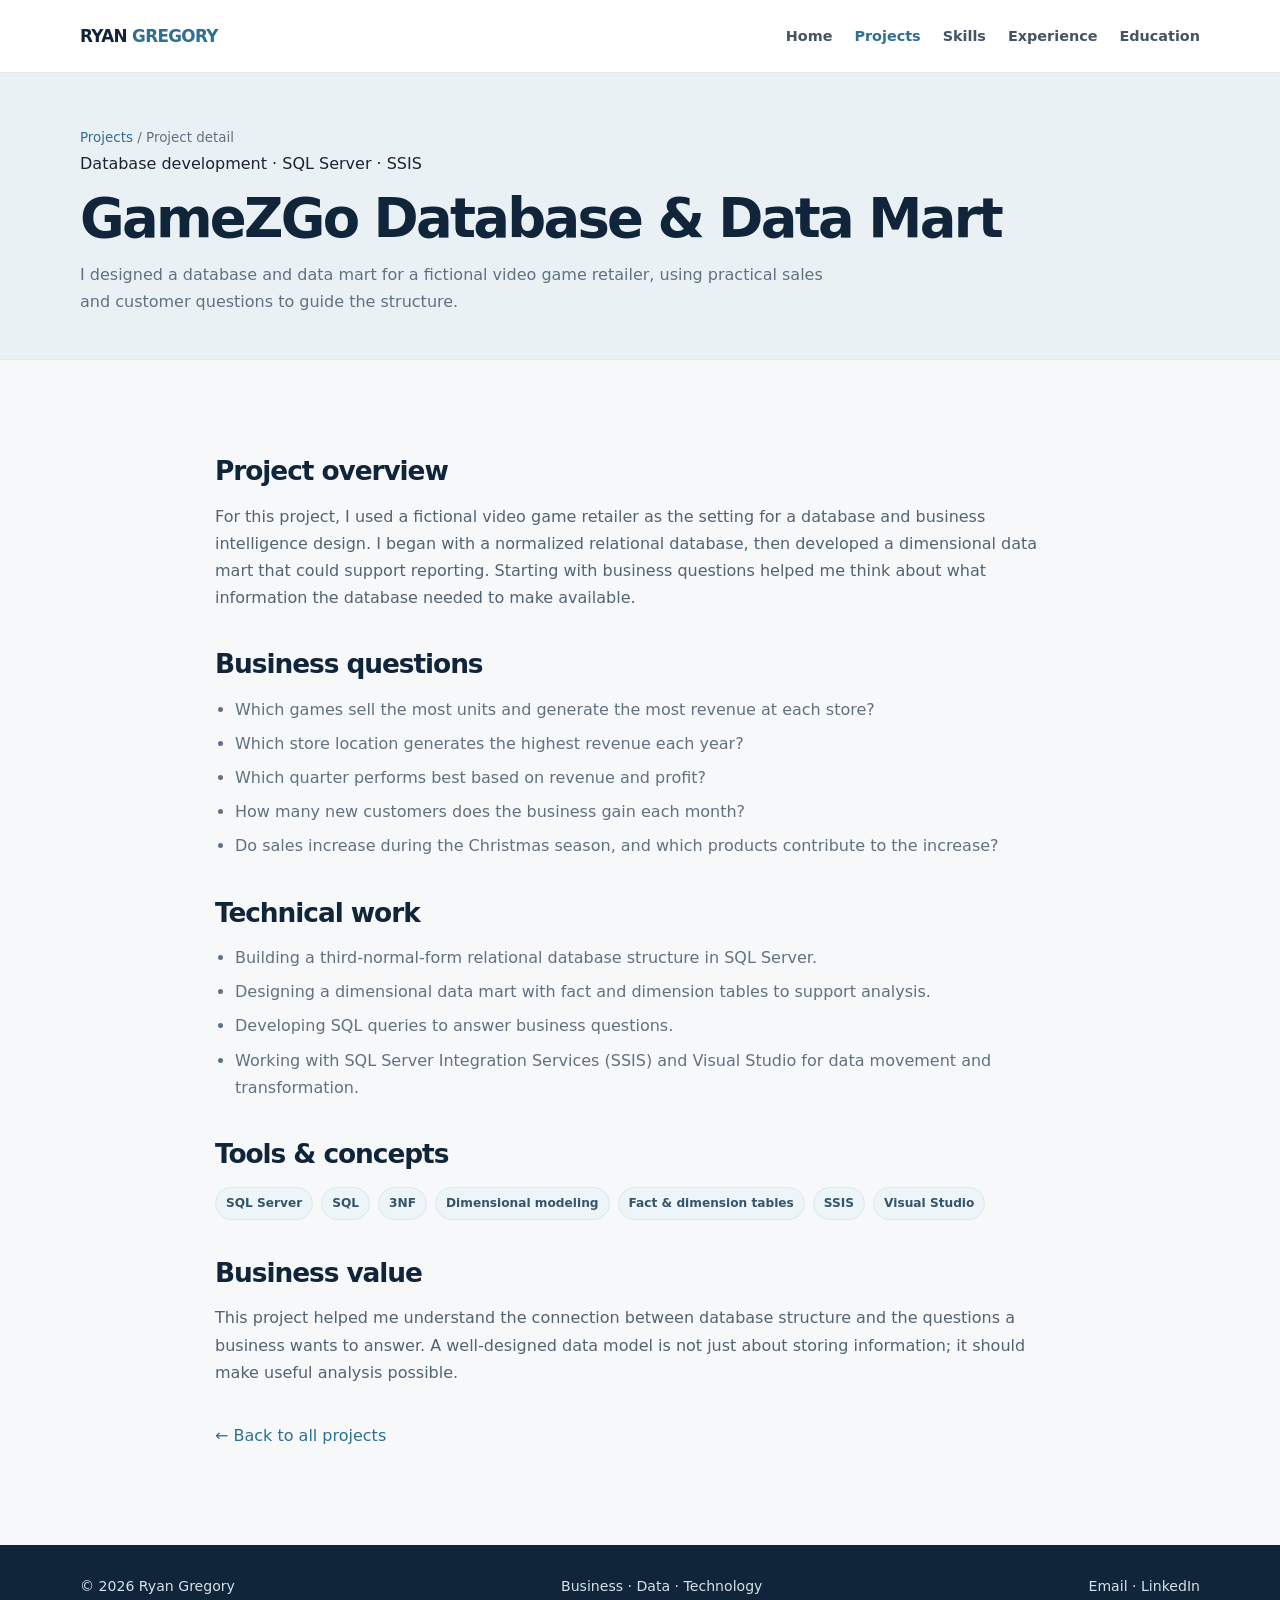
<file: projects/gamezgo.html>
<!doctype html>
<html lang="en">
  <head>
    <!-- Page metadata and stylesheet -->
    <meta charset="utf-8">
    <meta name="viewport" content="width=device-width, initial-scale=1">
    <meta name="description" content="Ryan Gregory's business information and analytics portfolio.">
    <title>Project | Ryan Gregory</title>
    <link rel="stylesheet" href="../css/style.css">
  </head>
  <body>
    <!-- Site navigation -->
    <header>
      <div class="wrap nav">
        <a class="brand" href="../index.html">RYAN <span>GREGORY</span></a>
        <nav><a class="" href="../index.html">Home</a><a class="active" href="../projects.html">Projects</a><a class="" href="../skills.html">Skills</a><a class="" href="../experience.html">Experience</a><a class="" href="../education.html">Education</a></nav>
      </div>
    </header>
    <!-- Page introduction -->
    <section class="page-hero">
      <div class="wrap">
        <div class="breadcrumb"><a href="../projects.html">Projects</a> / Project detail</div>
        <div class="kicker">Database development · SQL Server · SSIS</div>
        <h1>GameZGo Database &amp; Data Mart</h1>
        <p class="lead">I designed a database and data mart for a fictional video game retailer, using practical sales and customer questions to guide the structure.</p>
      </div>
    </section>
    <!-- Main page content -->
    <main>
      <div class="wrap content">
        <h2>Project overview</h2>
        <p>For this project, I used a fictional video game retailer as the setting for a database and business intelligence design. I began with a normalized relational database, then developed a dimensional data mart that could support reporting. Starting with business questions helped me think about what information the database needed to make available.</p>
        <h2>Business questions</h2>
        <ul class="clean">
          <li>Which games sell the most units and generate the most revenue at each store?</li>
          <li>Which store location generates the highest revenue each year?</li>
          <li>Which quarter performs best based on revenue and profit?</li>
          <li>How many new customers does the business gain each month?</li>
          <li>Do sales increase during the Christmas season, and which products contribute to the increase?</li>
        </ul>
        <h2>Technical work</h2>
        <ul class="clean">
          <li>Building a third-normal-form relational database structure in SQL Server.</li>
          <li>Designing a dimensional data mart with fact and dimension tables to support analysis.</li>
          <li>Developing SQL queries to answer business questions.</li>
          <li>Working with SQL Server Integration Services (SSIS) and Visual Studio for data movement and transformation.</li>
        </ul>
        <h2>Tools &amp; concepts</h2>
        <div class="tags"><span class="tag">SQL Server</span><span class="tag">SQL</span><span class="tag">3NF</span><span class="tag">Dimensional modeling</span><span class="tag">Fact &amp; dimension tables</span><span class="tag">SSIS</span><span class="tag">Visual Studio</span></div>
        <h2>Business value</h2>
        <p>This project helped me understand the connection between database structure and the questions a business wants to answer. A well-designed data model is not just about storing information; it should make useful analysis possible.</p>
        <p style="margin-top:36px"><a href="../projects.html">← Back to all projects</a></p>
      </div>
    </main>
    <!-- Contact links and footer -->
    <footer>
      <div class="wrap foot"><span>© 2026 Ryan Gregory</span><span>Business · Data · Technology</span><span><a href="mailto:ryanrgregory123@gmail.com">Email</a> · <a href="https://www.linkedin.com/in/ryanrgregory" target="_blank" rel="noopener">LinkedIn</a></span></div>
    </footer>
  </body>
</html>
</file>
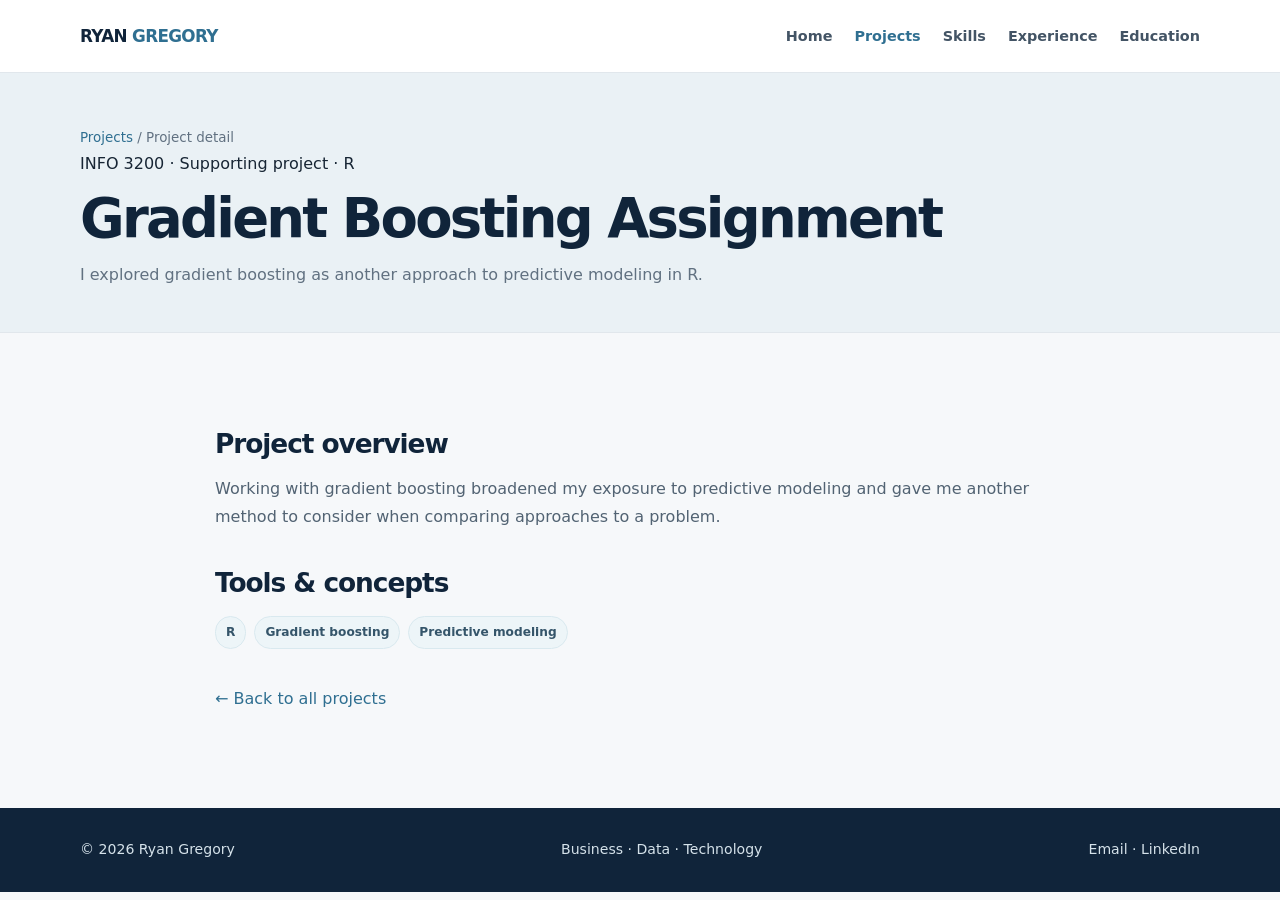
<file: projects/gradient-boosting.html>
<!doctype html>
<html lang="en">
  <head>
    <!-- Page metadata and stylesheet -->
    <meta charset="utf-8">
    <meta name="viewport" content="width=device-width, initial-scale=1">
    <meta name="description" content="Ryan Gregory's business information and analytics portfolio.">
    <title>Project | Ryan Gregory</title>
    <link rel="stylesheet" href="../css/style.css">
  </head>
  <body>
    <!-- Site navigation -->
    <header>
      <div class="wrap nav">
        <a class="brand" href="../index.html">RYAN <span>GREGORY</span></a>
        <nav><a class="" href="../index.html">Home</a><a class="active" href="../projects.html">Projects</a><a class="" href="../skills.html">Skills</a><a class="" href="../experience.html">Experience</a><a class="" href="../education.html">Education</a></nav>
      </div>
    </header>
    <!-- Page introduction -->
    <section class="page-hero">
      <div class="wrap">
        <div class="breadcrumb"><a href="../projects.html">Projects</a> / Project detail</div>
        <div class="kicker">INFO 3200 · Supporting project · R</div>
        <h1>Gradient Boosting Assignment</h1>
        <p class="lead">I explored gradient boosting as another approach to predictive modeling in R.</p>
      </div>
    </section>
    <!-- Main page content -->
    <main>
      <div class="wrap content">
        <h2>Project overview</h2>
        <p>Working with gradient boosting broadened my exposure to predictive modeling and gave me another method to consider when comparing approaches to a problem.</p>
        <h2>Tools &amp; concepts</h2>
        <div class="tags"><span class="tag">R</span><span class="tag">Gradient boosting</span><span class="tag">Predictive modeling</span></div>
        <p style="margin-top:36px"><a href="../projects.html">← Back to all projects</a></p>
      </div>
    </main>
    <!-- Contact links and footer -->
    <footer>
      <div class="wrap foot"><span>© 2026 Ryan Gregory</span><span>Business · Data · Technology</span><span><a href="mailto:ryanrgregory123@gmail.com">Email</a> · <a href="https://www.linkedin.com/in/ryanrgregory" target="_blank" rel="noopener">LinkedIn</a></span></div>
    </footer>
  </body>
</html>
</file>
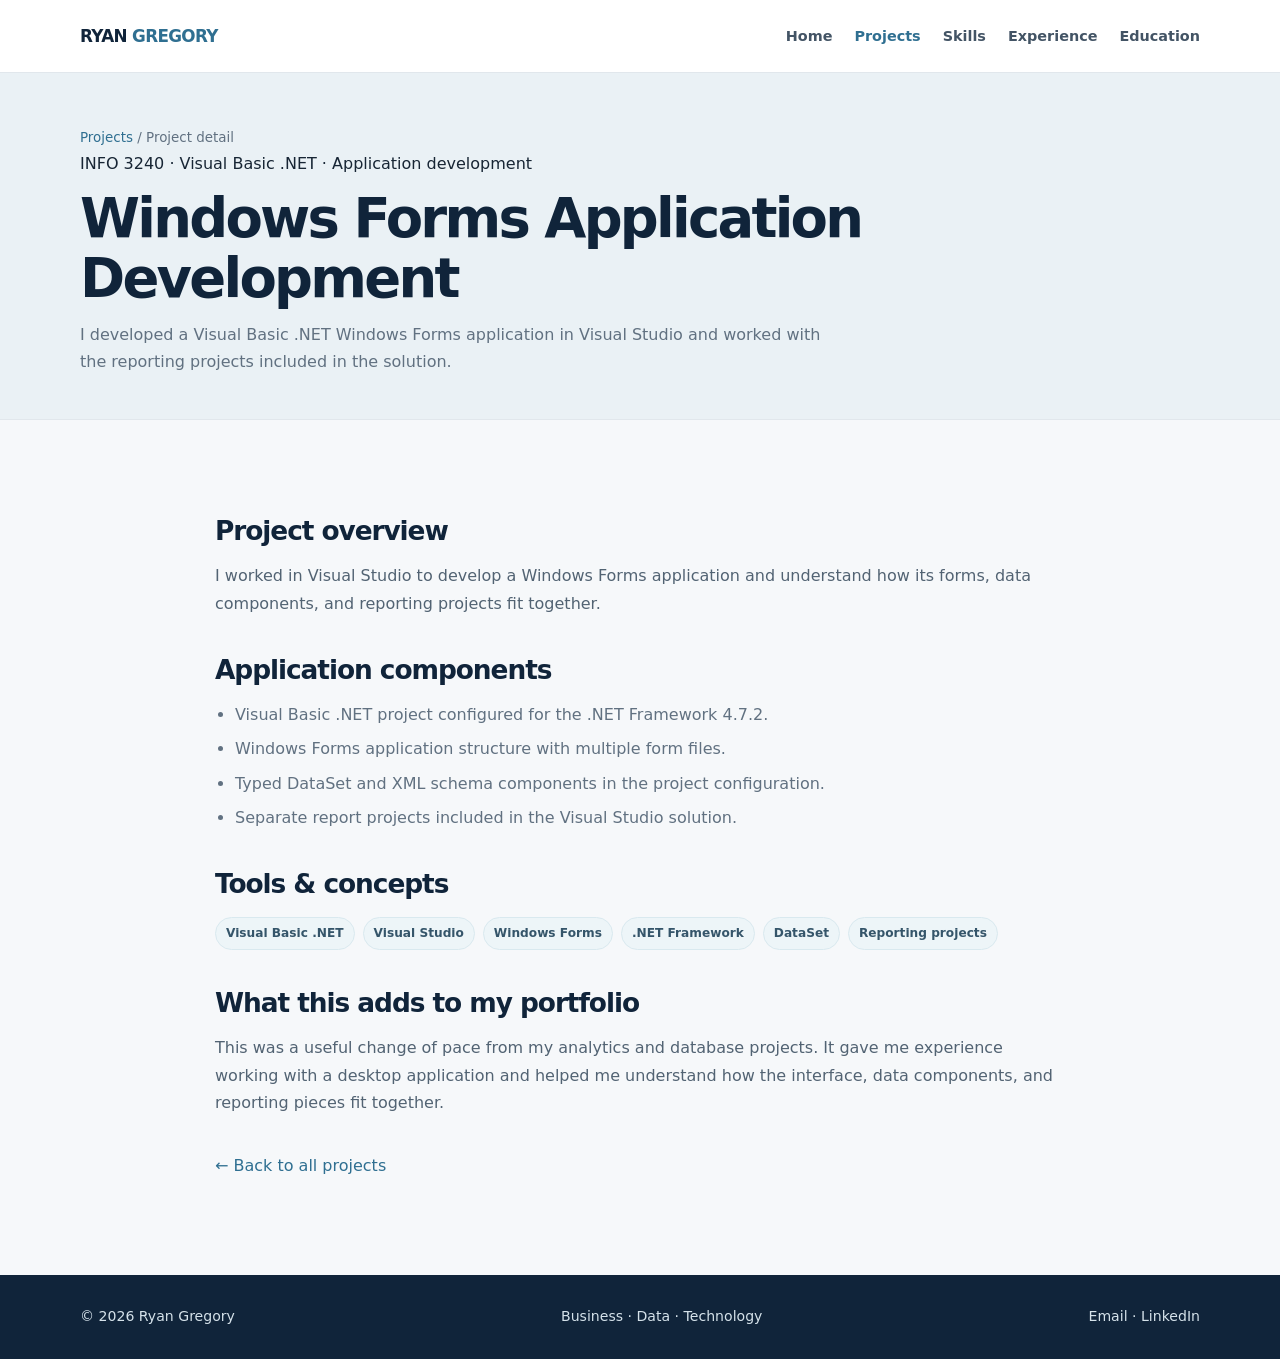
<file: projects/info3240.html>
<!doctype html>
<html lang="en">
  <head>
    <!-- Page metadata and stylesheet -->
    <meta charset="utf-8">
    <meta name="viewport" content="width=device-width, initial-scale=1">
    <meta name="description" content="Ryan Gregory's business information and analytics portfolio.">
    <title>Project | Ryan Gregory</title>
    <link rel="stylesheet" href="../css/style.css">
  </head>
  <body>
    <!-- Site navigation -->
    <header>
      <div class="wrap nav">
        <a class="brand" href="../index.html">RYAN <span>GREGORY</span></a>
        <nav><a class="" href="../index.html">Home</a><a class="active" href="../projects.html">Projects</a><a class="" href="../skills.html">Skills</a><a class="" href="../experience.html">Experience</a><a class="" href="../education.html">Education</a></nav>
      </div>
    </header>
    <!-- Page introduction -->
    <section class="page-hero">
      <div class="wrap">
        <div class="breadcrumb"><a href="../projects.html">Projects</a> / Project detail</div>
        <div class="kicker">INFO 3240 · Visual Basic .NET · Application development</div>
        <h1>Windows Forms Application Development</h1>
        <p class="lead">I developed a Visual Basic .NET Windows Forms application in Visual Studio and worked with the reporting projects included in the solution.</p>
      </div>
    </section>
    <!-- Main page content -->
    <main>
      <div class="wrap content">
        <h2>Project overview</h2>
        <p>I worked in Visual Studio to develop a Windows Forms application and understand how its forms, data components, and reporting projects fit together.</p>
        <h2>Application components</h2>
        <ul class="clean">
          <li>Visual Basic .NET project configured for the .NET Framework 4.7.2.</li>
          <li>Windows Forms application structure with multiple form files.</li>
          <li>Typed DataSet and XML schema components in the project configuration.</li>
          <li>Separate report projects included in the Visual Studio solution.</li>
        </ul>
        <h2>Tools &amp; concepts</h2>
        <div class="tags"><span class="tag">Visual Basic .NET</span><span class="tag">Visual Studio</span><span class="tag">Windows Forms</span><span class="tag">.NET Framework</span><span class="tag">DataSet</span><span class="tag">Reporting projects</span></div>
        <h2>What this adds to my portfolio</h2>
        <p>This was a useful change of pace from my analytics and database projects. It gave me experience working with a desktop application and helped me understand how the interface, data components, and reporting pieces fit together.</p>
        <p style="margin-top:36px"><a href="../projects.html">← Back to all projects</a></p>
      </div>
    </main>
    <!-- Contact links and footer -->
    <footer>
      <div class="wrap foot"><span>© 2026 Ryan Gregory</span><span>Business · Data · Technology</span><span><a href="mailto:ryanrgregory123@gmail.com">Email</a> · <a href="https://www.linkedin.com/in/ryanrgregory" target="_blank" rel="noopener">LinkedIn</a></span></div>
    </footer>
  </body>
</html>
</file>
<file: css/style.css>
:root{
 --navy:#10243a;--navy2:#183650;--blue:#2f6f91;--sky:#dcecf3;--ink:#172534;
 --muted:#617181;--paper:#f6f8fa;--white:#fff;--line:#e1e7ec;--accent:#c5e2ed;
 --shadow:0 18px 50px rgba(16,36,58,.08);--radius:18px;
}
*{box-sizing:border-box}
html{scroll-behavior:smooth}
body{margin:0;background:var(--paper);color:var(--ink);font:16px/1.7 Inter,ui-sans-serif,system-ui,-apple-system,"Segoe UI",sans-serif}
a{color:var(--blue);text-decoration:none}
a:hover{text-decoration:underline}
.wrap{width:min(1120px,calc(100% - 40px));margin:auto}
header{background:rgba(255,255,255,.94);border-bottom:1px solid var(--line);position:sticky;top:0;z-index:10;backdrop-filter:blur(12px)}
.nav{display:flex;align-items:center;justify-content:space-between;min-height:72px;gap:24px}
.brand{font-weight:800;letter-spacing:-.04em;color:var(--navy);font-size:1.05rem}
.brand span{color:var(--blue)}
nav{display:flex;gap:22px;flex-wrap:wrap}
nav a{font-size:.9rem;color:#435465;font-weight:650}
nav a.active,nav a:hover{color:var(--blue)}
.hero{background:linear-gradient(125deg,var(--navy),#1d4561);color:white;padding:88px 0 82px;overflow:hidden;position:relative}
.hero:after{content:"";position:absolute;width:500px;height:500px;border:1px solid rgba(255,255,255,.12);border-radius:50%;right:-130px;top:-220px;box-shadow:0 0 0 45px rgba(255,255,255,.025),0 0 0 95px rgba(255,255,255,.02)}
.eyebrow{text-transform:uppercase;letter-spacing:.16em;font-size:.75rem;font-weight:800;color:#a9d4e5}
.hero h1{font-size:clamp(2.6rem,6vw,4.7rem);line-height:1.05;letter-spacing:-.055em;max-width:820px;margin:18px 0}
.hero p{max-width:700px;color:#d8e5ed;font-size:1.12rem}
.actions{display:flex;gap:12px;flex-wrap:wrap;margin-top:28px}
.btn{display:inline-flex;align-items:center;justify-content:center;padding:11px 18px;border-radius:999px;font-weight:750;border:1px solid transparent}
.btn.primary{background:#d8edf5;color:var(--navy)}
.btn.ghost{border-color:rgba(255,255,255,.35);color:white}
.btn.dark{background:var(--navy);color:white}
main{padding:58px 0 80px}
.section-head{display:flex;justify-content:space-between;align-items:end;gap:20px;margin:0 0 26px}
h2{font-size:clamp(1.8rem,3vw,2.5rem);line-height:1.15;letter-spacing:-.04em;color:var(--navy);margin:0 0 10px}
h3{color:var(--navy);line-height:1.25;margin:0 0 10px}
.lead{color:var(--muted);max-width:760px;margin:0}
.grid{display:grid;grid-template-columns:repeat(2,minmax(0,1fr));gap:20px}
.grid.three{grid-template-columns:repeat(3,minmax(0,1fr))}
.card{background:white;border:1px solid var(--line);border-radius:var(--radius);padding:25px;box-shadow:var(--shadow)}
.card p{color:var(--muted);margin:8px 0 0}
.card .kicker{font-size:.74rem;text-transform:uppercase;letter-spacing:.13em;color:var(--blue);font-weight:800;margin-bottom:10px}
.card-link{display:block;color:inherit}
.card-link:hover{text-decoration:none;transform:translateY(-2px);transition:.2s}
.tags{display:flex;flex-wrap:wrap;gap:8px;margin-top:18px}
.tag{font-size:.76rem;font-weight:700;color:#35556a;background:#edf5f8;border:1px solid #d9e9ef;border-radius:999px;padding:5px 10px}
.split{display:grid;grid-template-columns:1.15fr .85fr;gap:28px;align-items:start}
.panel{background:white;border:1px solid var(--line);border-radius:var(--radius);padding:28px}
.panel p:first-child{margin-top:0}
.statrow{display:grid;grid-template-columns:repeat(3,1fr);gap:12px;margin-top:24px}
.stat{background:#edf4f7;border-radius:14px;padding:17px}
.stat strong{display:block;color:var(--navy);font-size:1.55rem;letter-spacing:-.04em}
.stat span{color:var(--muted);font-size:.82rem}
ul.clean{padding-left:20px;color:var(--muted)}
ul.clean li{margin:7px 0}
.page-hero{padding:54px 0 44px;background:#eaf1f5;border-bottom:1px solid var(--line)}
.page-hero h1{font-size:clamp(2.2rem,5vw,3.4rem);line-height:1.1;letter-spacing:-.05em;color:var(--navy);margin:12px 0}
.breadcrumb{font-size:.84rem;color:var(--muted)}
.content{max-width:850px}
.content h2{font-size:1.65rem;margin-top:38px}
.content h3{margin-top:24px}
.content p{color:#526373}
.callout{border-left:4px solid var(--blue);background:#edf5f8;padding:18px 20px;border-radius:0 12px 12px 0;margin:24px 0}
.placeholder{border:1px dashed #aabac5;background:#f7fafb;border-radius:14px;padding:20px;color:#657684;font-size:.9rem}
.timeline{border-left:2px solid #c8dce5;margin-left:8px;padding-left:24px}
.timeline-item{position:relative;margin:0 0 30px}
.timeline-item:before{content:"";position:absolute;width:10px;height:10px;border-radius:50%;background:var(--blue);left:-30px;top:9px}
.timeline-item .date{font-size:.78rem;text-transform:uppercase;letter-spacing:.1em;color:var(--blue);font-weight:800}
footer{background:var(--navy);color:#d5e2ea;padding:30px 0}
footer .foot{display:flex;justify-content:space-between;gap:20px;flex-wrap:wrap;font-size:.88rem}
footer a{color:#d5e2ea}
.small{font-size:.88rem;color:var(--muted)}
@media(max-width:760px){.nav{align-items:flex-start;flex-direction:column;padding:16px 0}.nav nav{gap:13px}.hero{padding:64px 0}.grid,.grid.three,.split{grid-template-columns:1fr}.statrow{grid-template-columns:1fr}.section-head{align-items:start;flex-direction:column}}
</file>
